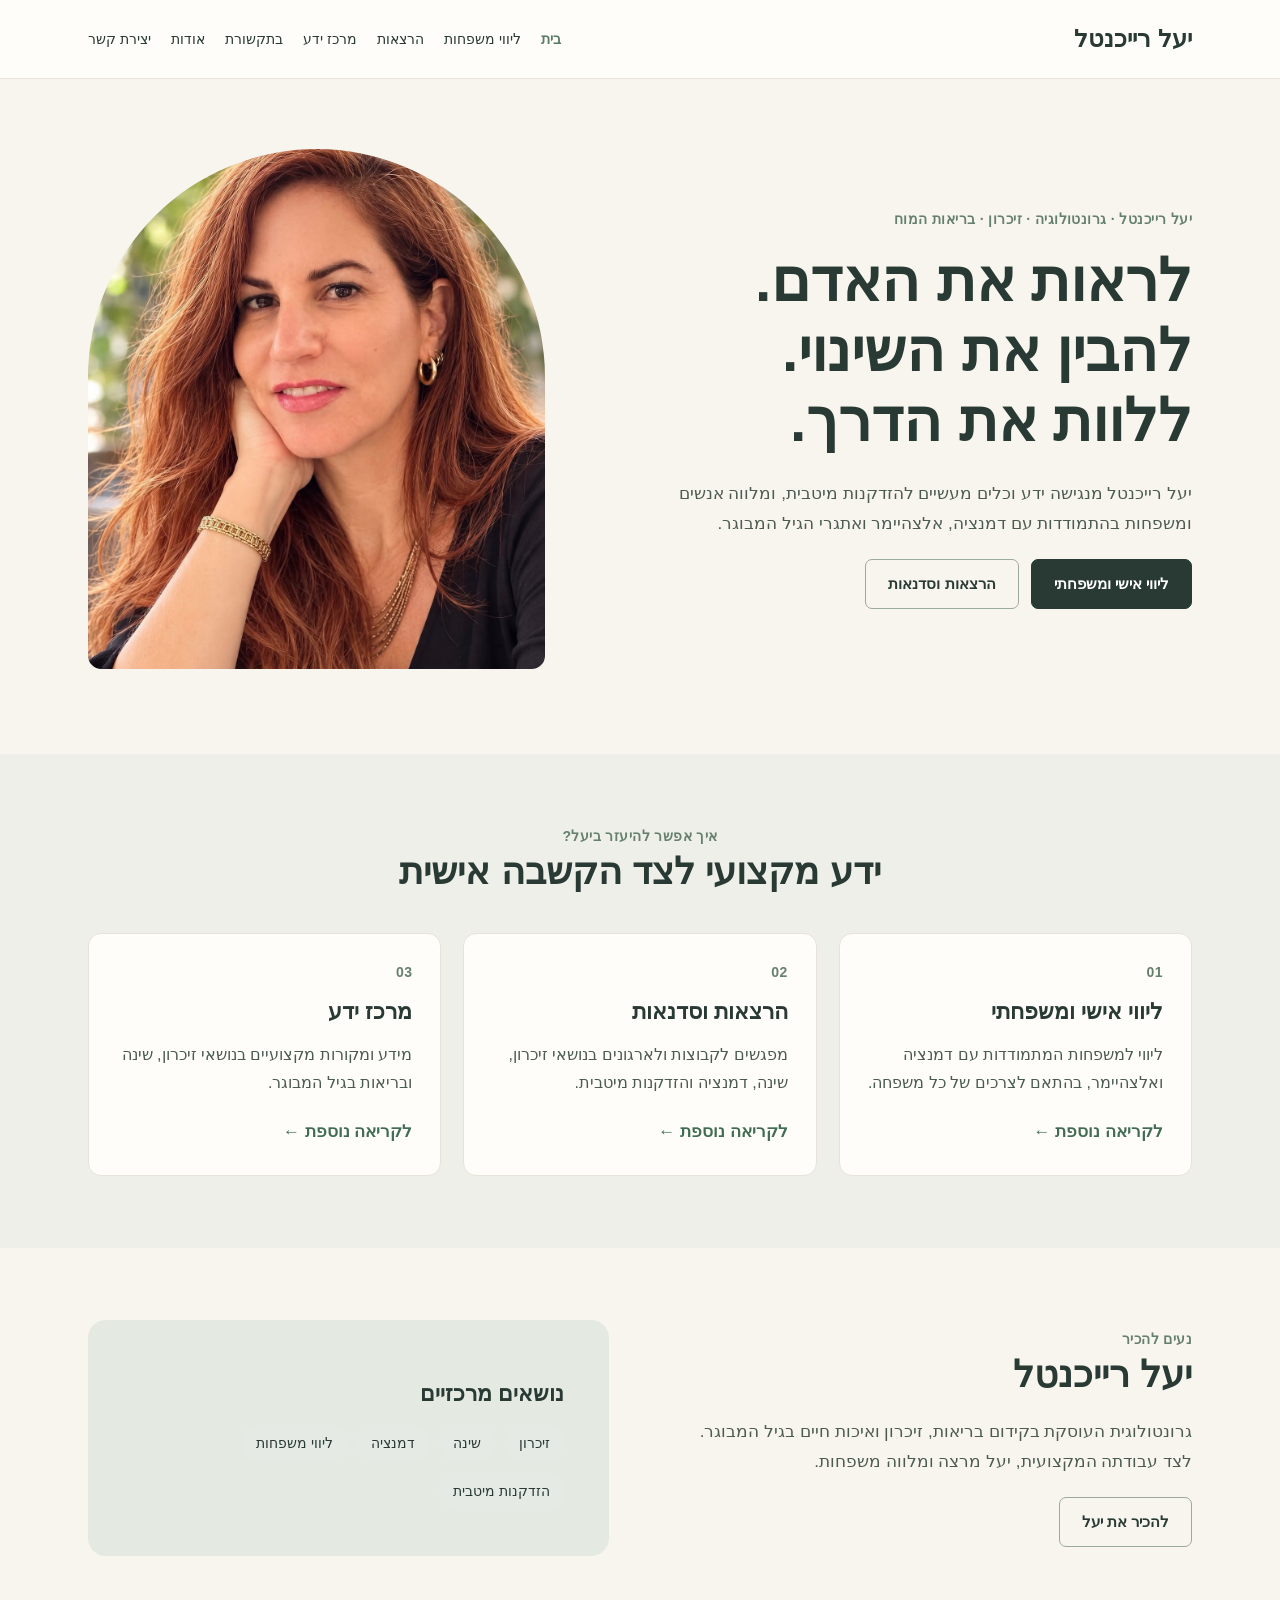
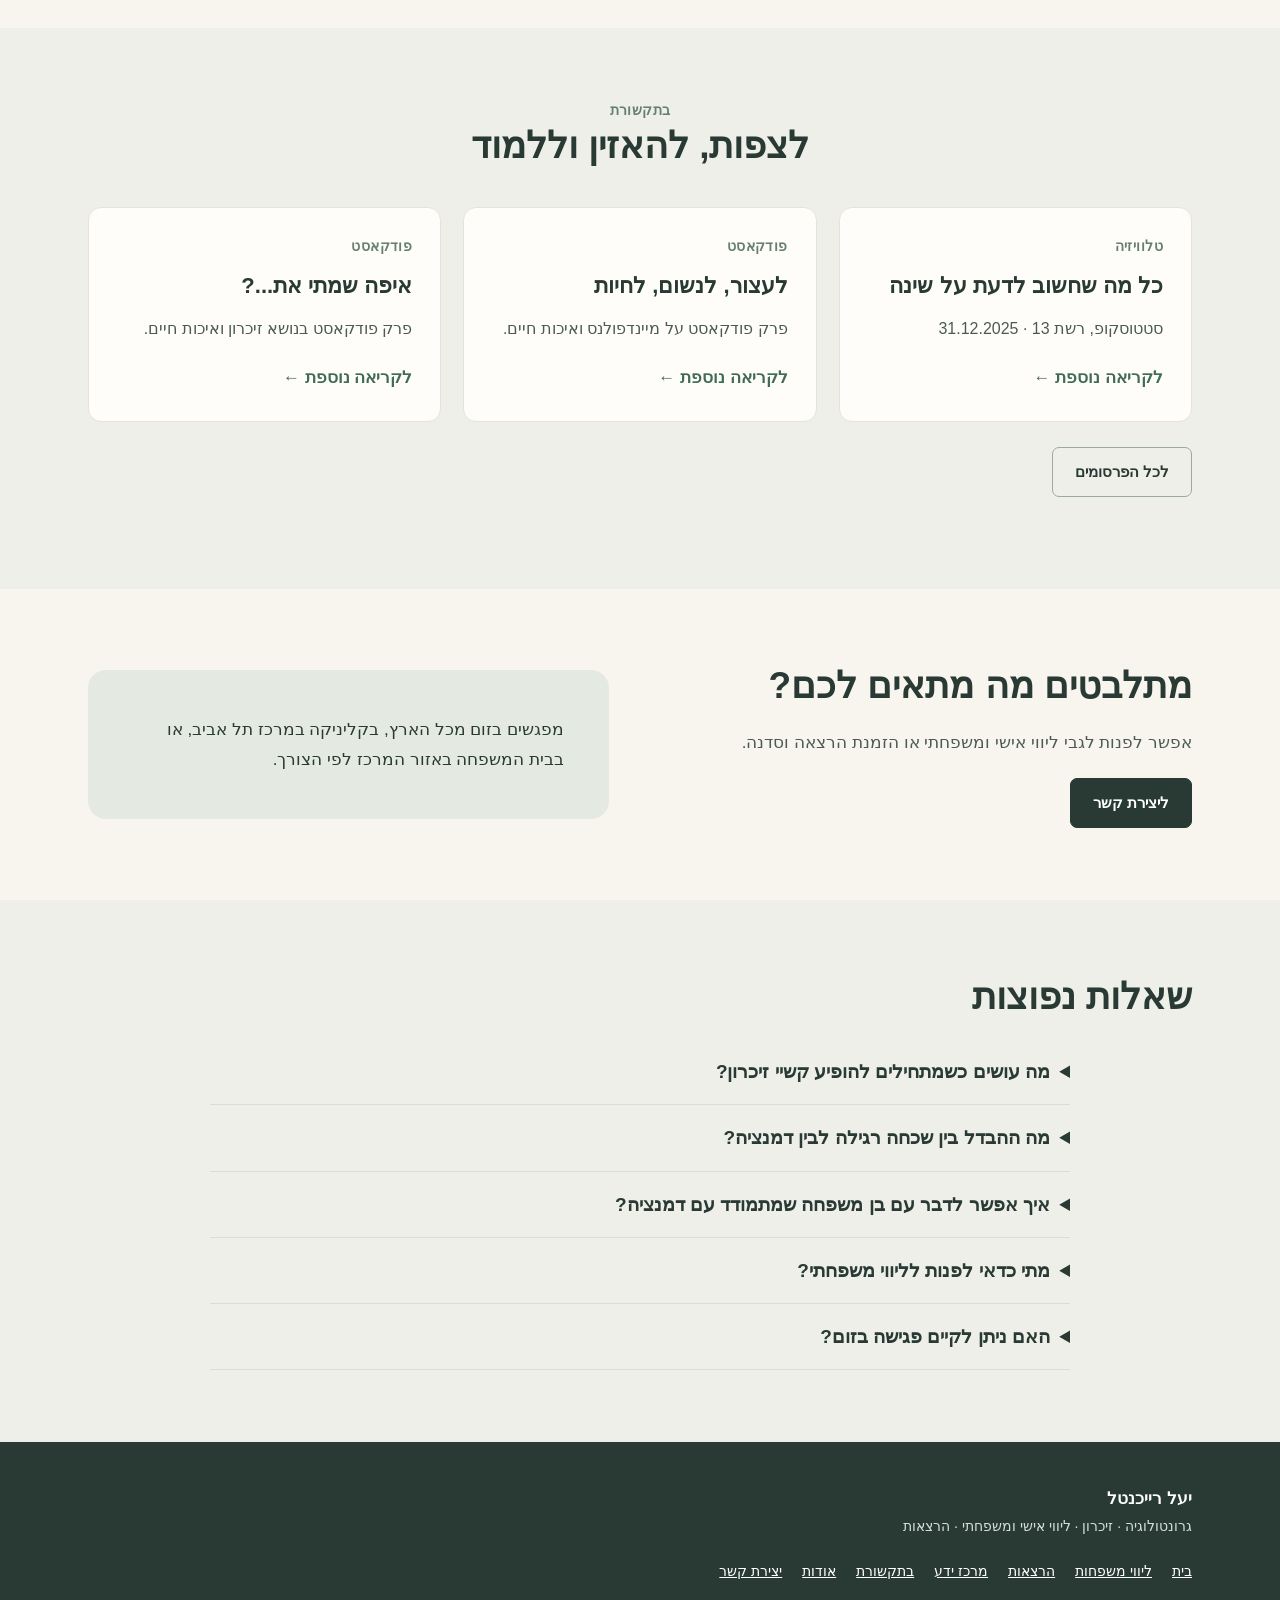
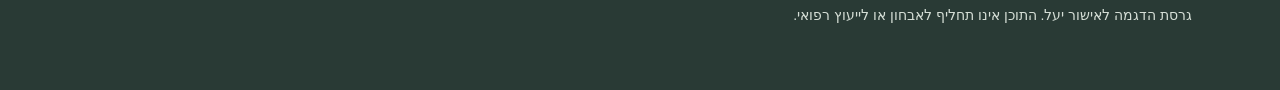
<file: yael/index.html>
<!DOCTYPE html>

<html dir="rtl" lang="he"><head><meta charset="utf-8"/><meta content="width=device-width,initial-scale=1" name="viewport"/><meta content="יעל רייכנטל: ליווי משפחות, הרצאות, זיכרון ובריאות המוח" name="description"/><meta content="noindex,nofollow" name="robots"/><title>דף הבית | יעל רייכנטל</title><link href="style.css" rel="stylesheet"/><meta content="#f8f5ef" name="theme-color"/><meta content="website" property="og:type"/><meta content="he_IL" property="og:locale"/><meta content="דף הבית | יעל רייכנטל" property="og:title"/></head><body><a class="skip-link" href="#content">דילוג לתוכן</a><header><div class="wrap"><nav><a class="brand" href="index.html">יעל רייכנטל</a><button aria-controls="main-links" aria-expanded="false" aria-label="פתיחת תפריט הניווט" class="menu-btn" onclick="toggleMenu(this)" type="button">תפריט ☰</button><div class="links" id="main-links"><a aria-current="page" href="index.html">בית</a><a href="family.html">ליווי משפחות</a><a href="lectures.html">הרצאות</a><a href="knowledge.html">מרכז ידע</a><a href="media.html">בתקשורת</a><a href="about.html">אודות</a><a href="contact.html">יצירת קשר</a></div></nav></div></header><main id="content"><div class="wrap hero"><div><div class="eyebrow">יעל רייכנטל · גרונטולוגיה · זיכרון · בריאות המוח</div><h1>לראות את האדם.<br/>להבין את השינוי.<br/>ללוות את הדרך.</h1><p>יעל רייכנטל מנגישה ידע וכלים מעשיים להזדקנות מיטבית, ומלווה אנשים ומשפחות בהתמודדות עם דמנציה, אלצהיימר ואתגרי הגיל המבוגר.</p><div class="buttons"><a class="btn" href="family.html">ליווי אישי ומשפחתי</a><a class="btn outline" href="lectures.html">הרצאות וסדנאות</a></div></div><img alt="יעל רייכנטל" decoding="async" fetchpriority="high" loading="eager" src="yael.jpg"/></div><section class="alt"><div class="wrap"><div class="intro"><div class="eyebrow">איך אפשר להיעזר ביעל?</div><h2>ידע מקצועי לצד הקשבה אישית</h2></div><div class="grid"><article class="card"><span class="eyebrow">01</span><h3>ליווי אישי ומשפחתי</h3><p>ליווי למשפחות המתמודדות עם דמנציה ואלצהיימר, בהתאם לצרכים של כל משפחה.</p><a class="textlink" href="family.html">לקריאה נוספת ←</a></article><article class="card"><span class="eyebrow">02</span><h3>הרצאות וסדנאות</h3><p>מפגשים לקבוצות ולארגונים בנושאי זיכרון, שינה, דמנציה והזדקנות מיטבית.</p><a class="textlink" href="lectures.html">לקריאה נוספת ←</a></article><article class="card"><span class="eyebrow">03</span><h3>מרכז ידע</h3><p>מידע ומקורות מקצועיים בנושאי זיכרון, שינה ובריאות בגיל המבוגר.</p><a class="textlink" href="knowledge.html">לקריאה נוספת ←</a></article></div></div></section><section><div class="wrap split"><div><div class="eyebrow">נעים להכיר</div><h2>יעל רייכנטל</h2><p>גרונטולוגית העוסקת בקידום בריאות, זיכרון ואיכות חיים בגיל המבוגר. לצד עבודתה המקצועית, יעל מרצה ומלווה משפחות.</p><a class="btn outline" href="about.html">להכיר את יעל</a></div><div class="soft"><h3>נושאים מרכזיים</h3><div class="chips"><span class="chip">זיכרון</span><span class="chip">שינה</span><span class="chip">דמנציה</span><span class="chip">ליווי משפחות</span><span class="chip">הזדקנות מיטבית</span></div></div></div></section><section class="alt"><div class="wrap"><div class="intro"><div class="eyebrow">בתקשורת</div><h2>לצפות, להאזין וללמוד</h2></div><div class="grid"><article class="card"><span class="eyebrow">טלוויזיה</span><h3>כל מה שחשוב לדעת על שינה</h3><p>סטטוסקופ, רשת 13 · 31.12.2025</p><a class="textlink" href="https://13tv.co.il/item/daytime/stethoscope/clips/hvyo0-904911065/">לקריאה נוספת ←</a></article><article class="card"><span class="eyebrow">פודקאסט</span><h3>לעצור, לנשום, לחיות</h3><p>פרק פודקאסט על מיינדפולנס ואיכות חיים.</p><a class="textlink" href="https://open.spotify.com/episode/65ebNZIGTxLrkNwkHyIYCP">לקריאה נוספת ←</a></article><article class="card"><span class="eyebrow">פודקאסט</span><h3>איפה שמתי את...?</h3><p>פרק פודקאסט בנושא זיכרון ואיכות חיים.</p><a class="textlink" href="https://open.spotify.com/episode/5ALhE6hLpbqk58P4Q5NPOz">לקריאה נוספת ←</a></article></div><p style="margin-top:25px"><a class="btn outline" href="media.html">לכל הפרסומים</a></p></div></section><section><div class="wrap split"><div><h2>מתלבטים מה מתאים לכם?</h2><p>אפשר לפנות לגבי ליווי אישי ומשפחתי או הזמנת הרצאה וסדנה.</p><a class="btn" href="contact.html">ליצירת קשר</a></div><div class="soft">מפגשים בזום מכל הארץ, בקליניקה במרכז תל אביב, או בבית המשפחה באזור המרכז לפי הצורך.</div></div></section><section class="alt"><div class="wrap"><h2>שאלות נפוצות</h2><div class="faq"><details><summary>מה עושים כשמתחילים להופיע קשיי זיכרון?</summary><p>קשיי זיכרון יכולים לנבוע מסיבות שונות. כאשר הם חדשים, מתמשכים או משפיעים על התפקוד, כדאי לפנות לרופא או לרופאת המשפחה להערכה. אפשר להיעזר בבן משפחה כדי לתעד דוגמאות ושאלות לקראת הביקור.</p></details><details><summary>מה ההבדל בין שכחה רגילה לבין דמנציה?</summary><p>שכחה מזדמנת אינה בהכרח דמנציה. דמנציה מתארת ירידה בתפקודים קוגניטיביים שמשפיעה על חיי היום־יום. אבחנה דורשת הערכה מקצועית ולא ניתן לקבוע אותה לפי סימן אחד.</p></details><details><summary>איך אפשר לדבר עם בן משפחה שמתמודד עם דמנציה?</summary><p>כדאי לדבר במשפטים קצרים, לשמור על קשר עין, לתת זמן לתגובה ולהימנע מוויכוח על עובדות כאשר הדבר יוצר מצוקה. ההתאמה תלויה באדם ובמצבו.</p></details><details><summary>מתי כדאי לפנות לליווי משפחתי?</summary><p>אפשר לפנות כבר בשלבי הבירור או לאחר אבחנה, וגם כאשר מתעוררות מחלוקות, שחיקה או שאלות סביב חלוקת תפקידים במשפחה.</p></details><details><summary>האם ניתן לקיים פגישה בזום?</summary><p>כן. לפי מתכונת השירות המתוכננת, אפשר לקיים מפגשים בזום מכל הארץ, או בתיאום במרכז תל אביב. הפרטים המדויקים כפופים לאישור יעל.</p></details></div></div></section></main><footer><div class="wrap"><strong>יעל רייכנטל</strong><p>גרונטולוגיה · זיכרון · ליווי אישי ומשפחתי · הרצאות</p><div class="footlinks"><a href="index.html">בית</a><a href="family.html">ליווי משפחות</a><a href="lectures.html">הרצאות</a><a href="knowledge.html">מרכז ידע</a><a href="media.html">בתקשורת</a><a href="about.html">אודות</a><a href="contact.html">יצירת קשר</a></div><p style="margin-top:20px">גרסת הדגמה לאישור יעל. התוכן אינו תחליף לאבחון או לייעוץ רפואי.</p></div></footer><script src="site.js"></script><div class="sticky-contact"><a href="contact.html">ליצירת קשר עם יעל</a></div></body></html>
</file>
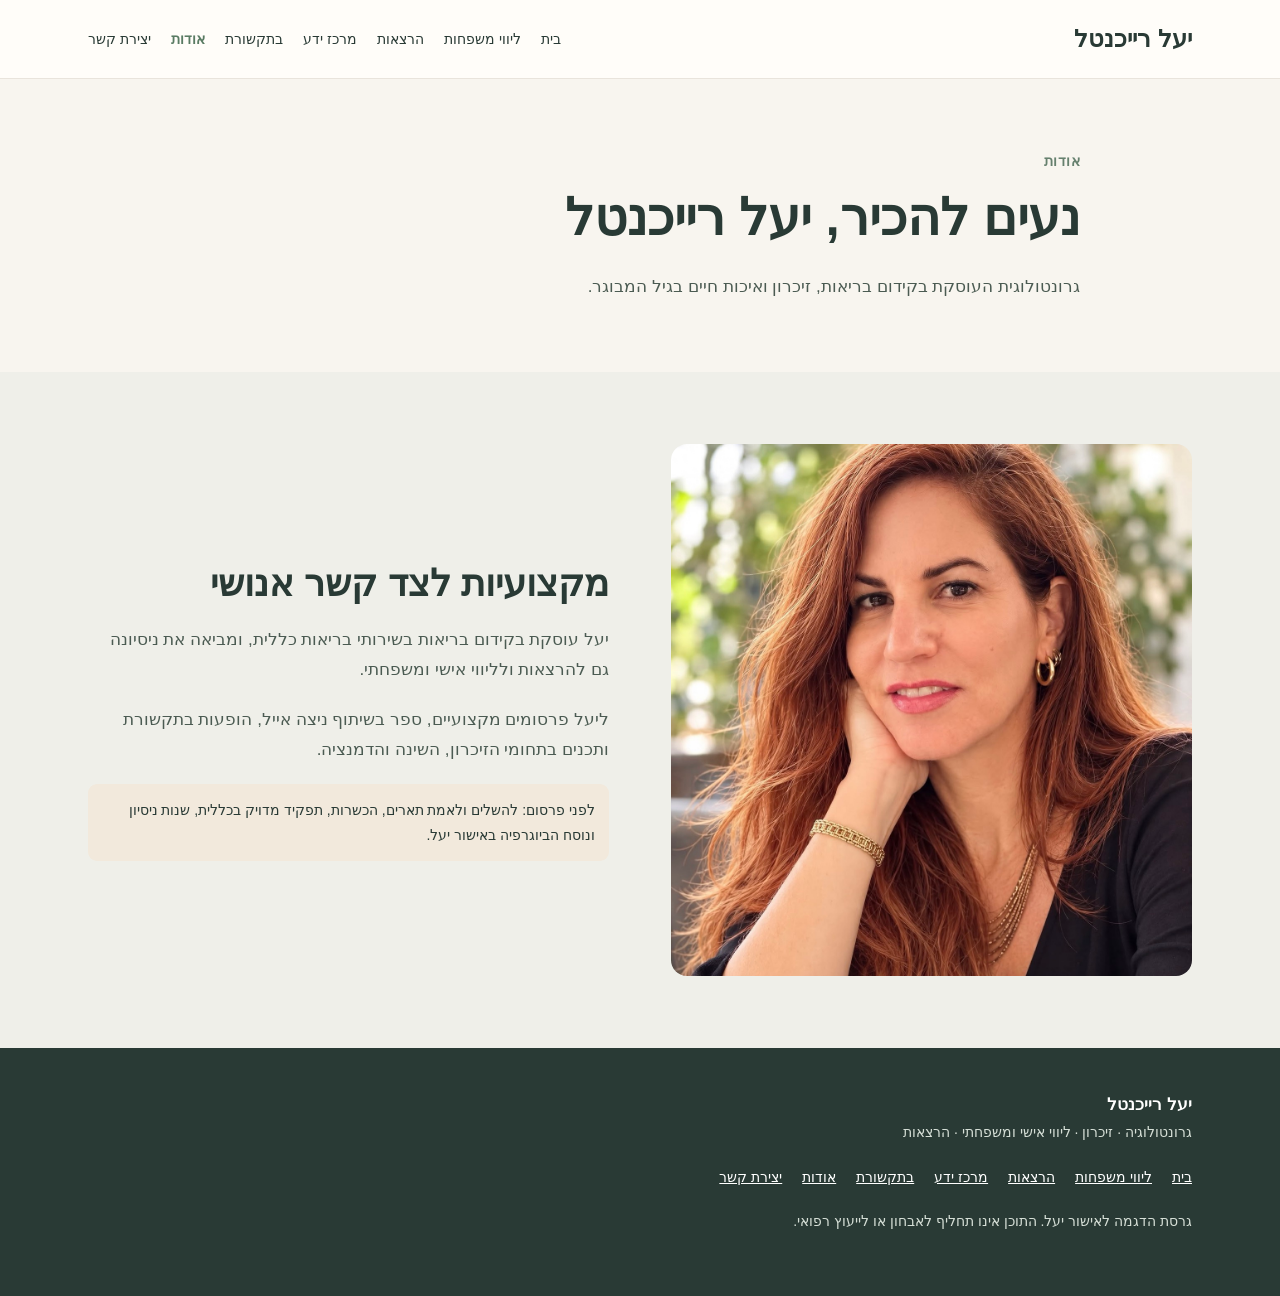
<file: yael/about.html>
<!DOCTYPE html>
<html dir="rtl" lang="he"><head><meta charset="utf-8"/><meta content="width=device-width,initial-scale=1" name="viewport"/><meta content="על יעל רייכנטל, גרונטולוגיה, קידום בריאות, הרצאות וליווי משפחות" name="description"/><meta content="noindex,nofollow" name="robots"/><title>אודות | יעל רייכנטל</title><link href="style.css" rel="stylesheet"/><meta content="#f8f5ef" name="theme-color"/><meta content="website" property="og:type"/><meta content="he_IL" property="og:locale"/><meta content="אודות | יעל רייכנטל" property="og:title"/></head><body><a class="skip-link" href="#content">דילוג לתוכן</a><header><div class="wrap"><nav><a class="brand" href="index.html">יעל רייכנטל</a><button aria-controls="main-links" aria-expanded="false" aria-label="פתיחת תפריט הניווט" class="menu-btn" onclick="toggleMenu(this)" type="button">תפריט ☰</button><div class="links" id="main-links"><a href="index.html">בית</a><a href="family.html">ליווי משפחות</a><a href="lectures.html">הרצאות</a><a href="knowledge.html">מרכז ידע</a><a href="media.html">בתקשורת</a><a aria-current="page" href="about.html">אודות</a><a href="contact.html">יצירת קשר</a></div></nav></div></header><main id="content"><div class="wrap pagehead"><div class="eyebrow">אודות</div><h1>נעים להכיר, יעל רייכנטל</h1><p>גרונטולוגית העוסקת בקידום בריאות, זיכרון ואיכות חיים בגיל המבוגר.</p></div><section class="alt"><div class="wrap split"><img alt="יעל רייכנטל" decoding="async" loading="lazy" src="yael.jpg" style="width:100%;max-height:580px;object-fit:cover;border-radius:16px"/><div><h2>מקצועיות לצד קשר אנושי</h2><p>יעל עוסקת בקידום בריאות בשירותי בריאות כללית, ומביאה את ניסיונה גם להרצאות ולליווי אישי ומשפחתי.</p><p>ליעל פרסומים מקצועיים, ספר בשיתוף ניצה אייל, הופעות בתקשורת ותכנים בתחומי הזיכרון, השינה והדמנציה.</p><div class="alert">לפני פרסום: להשלים ולאמת תארים, הכשרות, תפקיד מדויק בכללית, שנות ניסיון ונוסח הביוגרפיה באישור יעל.</div></div></div></section></main><footer><div class="wrap"><strong>יעל רייכנטל</strong><p>גרונטולוגיה · זיכרון · ליווי אישי ומשפחתי · הרצאות</p><div class="footlinks"><a href="index.html">בית</a><a href="family.html">ליווי משפחות</a><a href="lectures.html">הרצאות</a><a href="knowledge.html">מרכז ידע</a><a href="media.html">בתקשורת</a><a href="about.html">אודות</a><a href="contact.html">יצירת קשר</a></div><p style="margin-top:20px">גרסת הדגמה לאישור יעל. התוכן אינו תחליף לאבחון או לייעוץ רפואי.</p></div></footer><script src="site.js"></script><div class="sticky-contact"><a href="contact.html">ליצירת קשר עם יעל</a></div></body></html>
</file>
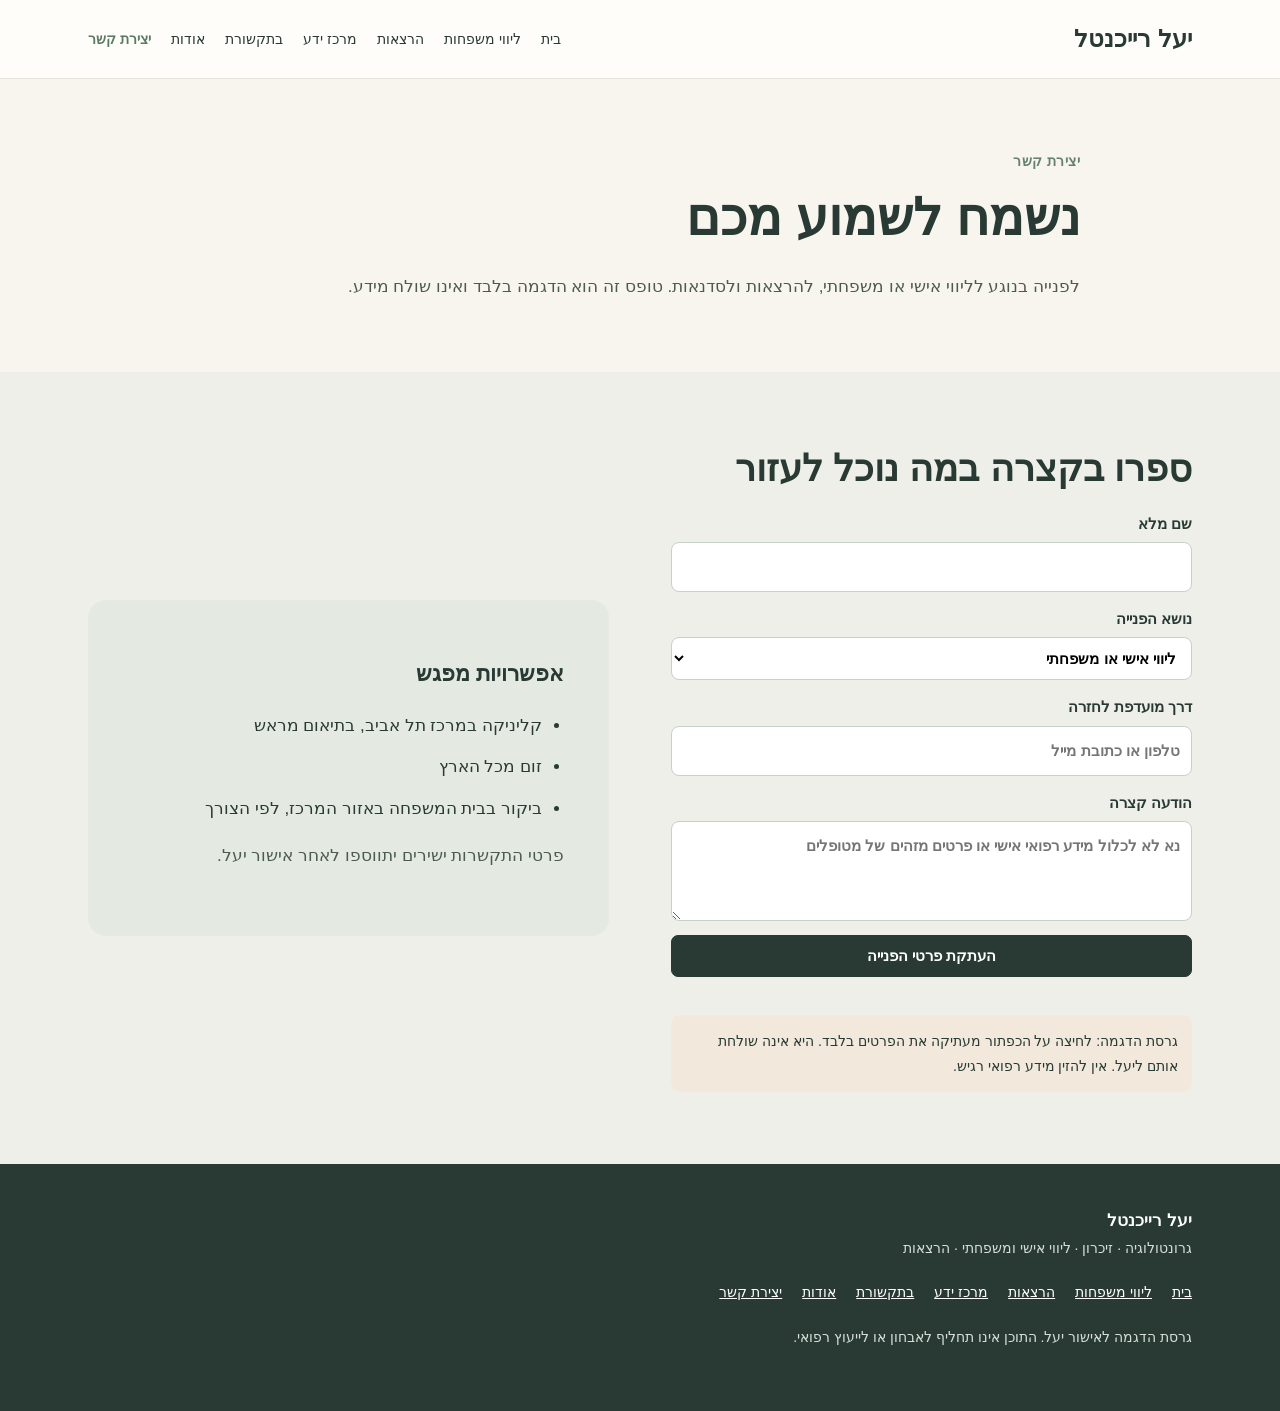
<file: yael/contact.html>
<!DOCTYPE html>
<html dir="rtl" lang="he"><head><meta charset="utf-8"/><meta content="width=device-width,initial-scale=1" name="viewport"/><meta content="יצירת קשר עם יעל רייכנטל בנושא ליווי אישי ומשפחתי או הרצאות" name="description"/><meta content="noindex,nofollow" name="robots"/><title>יצירת קשר | יעל רייכנטל</title><link href="style.css" rel="stylesheet"/><meta content="#f8f5ef" name="theme-color"/><meta content="website" property="og:type"/><meta content="he_IL" property="og:locale"/><meta content="יצירת קשר | יעל רייכנטל" property="og:title"/></head><body><a class="skip-link" href="#content">דילוג לתוכן</a><header><div class="wrap"><nav><a class="brand" href="index.html">יעל רייכנטל</a><button aria-controls="main-links" aria-expanded="false" aria-label="פתיחת תפריט הניווט" class="menu-btn" onclick="toggleMenu(this)" type="button">תפריט ☰</button><div class="links" id="main-links"><a href="index.html">בית</a><a href="family.html">ליווי משפחות</a><a href="lectures.html">הרצאות</a><a href="knowledge.html">מרכז ידע</a><a href="media.html">בתקשורת</a><a href="about.html">אודות</a><a aria-current="page" href="contact.html">יצירת קשר</a></div></nav></div></header><main id="content"><div class="wrap pagehead"><div class="eyebrow">יצירת קשר</div><h1>נשמח לשמוע מכם</h1><p>לפנייה בנוגע לליווי אישי או משפחתי, להרצאות ולסדנאות. טופס זה הוא הדגמה בלבד ואינו שולח מידע.</p></div><section class="alt"><div class="wrap split"><div><h2>ספרו בקצרה במה נוכל לעזור</h2><form class="contact-form" id="demo-form"><label>שם מלא<input autocomplete="name" name="name" required=""/></label><label>נושא הפנייה<select id="topic" name="topic"><option value="family">ליווי אישי או משפחתי</option><option value="lecture">הרצאה או סדנה</option><option value="other">אחר</option></select></label><label>דרך מועדפת לחזרה<input name="reply" placeholder="טלפון או כתובת מייל" required=""/></label><label>הודעה קצרה<textarea name="message" placeholder="נא לא לכלול מידע רפואי אישי או פרטים מזהים של מטופלים"></textarea></label><button class="btn" type="submit">העתקת פרטי הפנייה</button><div class="status" id="form-status" role="status"></div></form><div class="alert">גרסת הדגמה: לחיצה על הכפתור מעתיקה את הפרטים בלבד. היא אינה שולחת אותם ליעל. אין להזין מידע רפואי רגיש.</div></div><div class="soft"><h3>אפשרויות מפגש</h3><ul class="list"><li>קליניקה במרכז תל אביב, בתיאום מראש</li><li>זום מכל הארץ</li><li>ביקור בבית המשפחה באזור המרכז, לפי הצורך</li></ul><p>פרטי התקשרות ישירים יתווספו לאחר אישור יעל.</p></div></div></section></main><footer><div class="wrap"><strong>יעל רייכנטל</strong><p>גרונטולוגיה · זיכרון · ליווי אישי ומשפחתי · הרצאות</p><div class="footlinks"><a href="index.html">בית</a><a href="family.html">ליווי משפחות</a><a href="lectures.html">הרצאות</a><a href="knowledge.html">מרכז ידע</a><a href="media.html">בתקשורת</a><a href="about.html">אודות</a><a href="contact.html">יצירת קשר</a></div><p style="margin-top:20px">גרסת הדגמה לאישור יעל. התוכן אינו תחליף לאבחון או לייעוץ רפואי.</p></div></footer><script src="site.js"></script><div class="sticky-contact"><a href="contact.html">ליצירת קשר עם יעל</a></div></body></html>
</file>
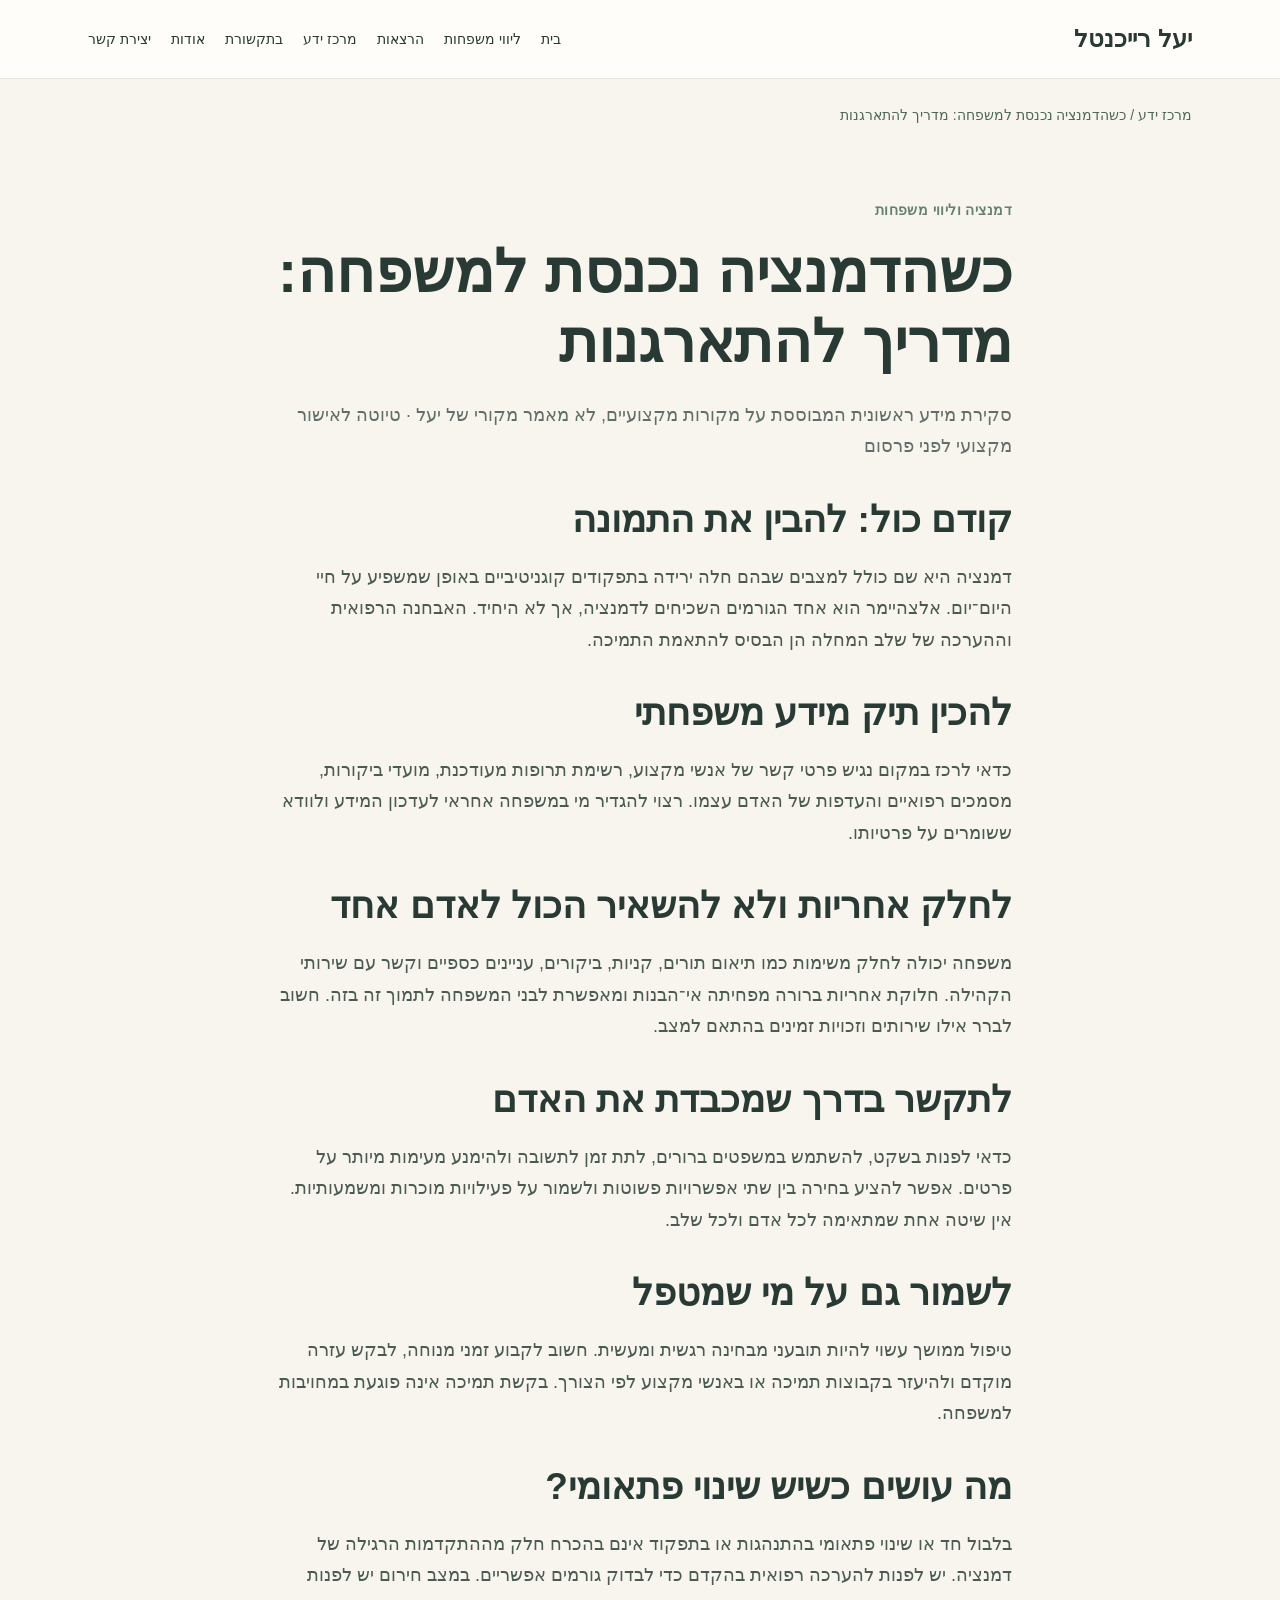
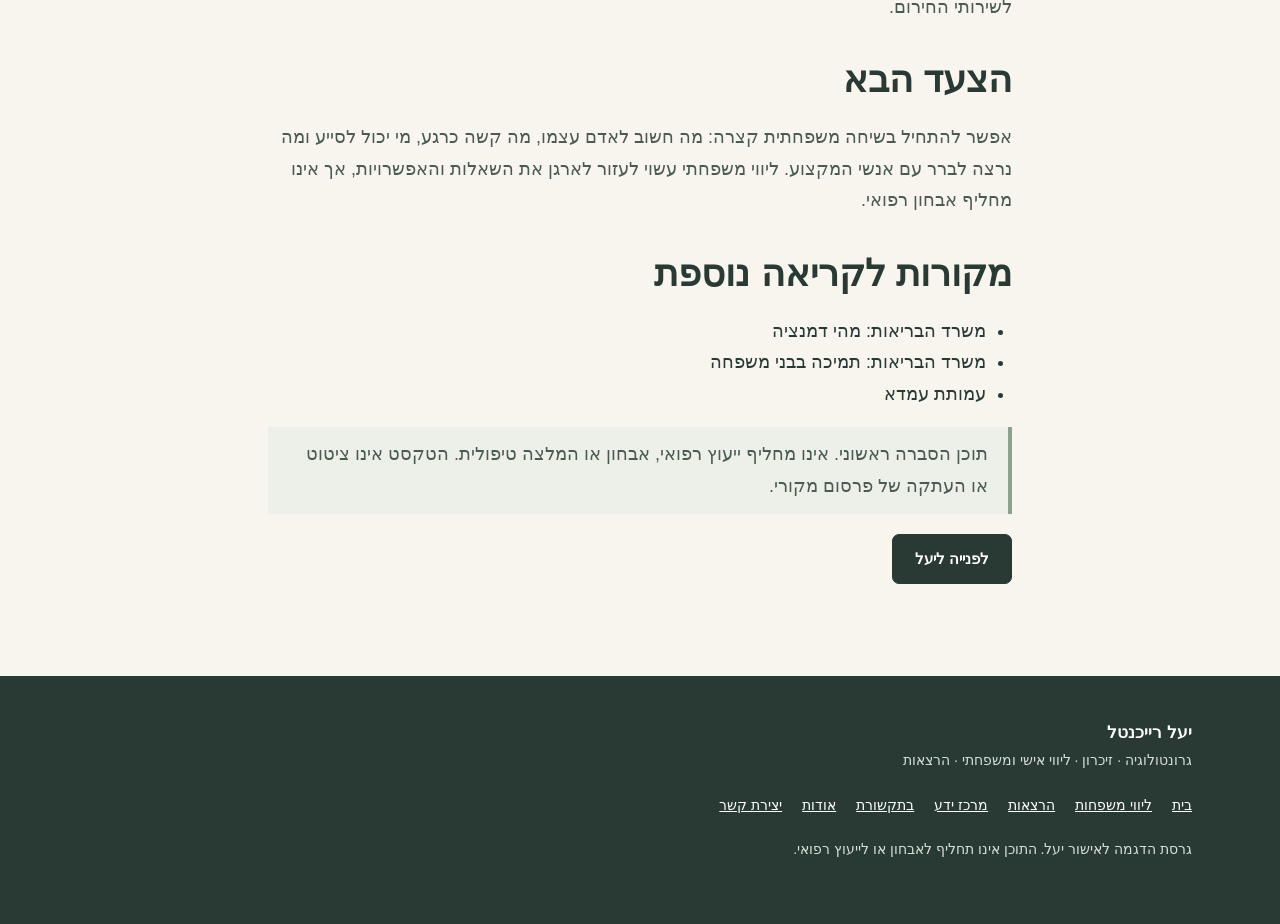
<file: yael/dementia-family-guide.html>
<!DOCTYPE html>

<html dir="rtl" lang="he"><head><meta charset="utf-8"/><meta content="width=device-width,initial-scale=1" name="viewport"/><meta content="כשהדמנציה נכנסת למשפחה: מדריך להתארגנות – מדריך מעשי ומקורות להעמקה" name="description"/><meta content="noindex,nofollow" name="robots"/><title>כשהדמנציה נכנסת למשפחה: מדריך להתארגנות | יעל רייכנטל</title><link href="style.css" rel="stylesheet"/><meta content="#f8f5ef" name="theme-color"/><meta content="website" property="og:type"/><meta content="he_IL" property="og:locale"/><meta content="כשהדמנציה נכנסת למשפחה: מדריך להתארגנות | יעל רייכנטל" property="og:title"/></head><body><a class="skip-link" href="#content">דילוג לתוכן</a><header><div class="wrap"><nav><a class="brand" href="index.html">יעל רייכנטל</a><button aria-controls="main-links" aria-expanded="false" aria-label="פתיחת תפריט הניווט" class="menu-btn" onclick="toggleMenu(this)" type="button">תפריט ☰</button><div class="links" id="main-links"><a href="index.html">בית</a><a href="family.html">ליווי משפחות</a><a href="lectures.html">הרצאות</a><a href="knowledge.html">מרכז ידע</a><a href="media.html">בתקשורת</a><a href="about.html">אודות</a><a href="contact.html">יצירת קשר</a></div></nav></div></header><main id="content"><div class="wrap breadcrumbs"><a href="knowledge.html">מרכז ידע</a> / כשהדמנציה נכנסת למשפחה: מדריך להתארגנות</div><section><div class="wrap article"><div class="eyebrow">דמנציה וליווי משפחות</div><h1>כשהדמנציה נכנסת למשפחה: מדריך להתארגנות</h1><p class="small">סקירת מידע ראשונית המבוססת על מקורות מקצועיים, לא מאמר מקורי של יעל · טיוטה לאישור מקצועי לפני פרסום</p><h2>קודם כול: להבין את התמונה</h2><p>דמנציה היא שם כולל למצבים שבהם חלה ירידה בתפקודים קוגניטיביים באופן שמשפיע על חיי היום־יום. אלצהיימר הוא אחד הגורמים השכיחים לדמנציה, אך לא היחיד. האבחנה הרפואית וההערכה של שלב המחלה הן הבסיס להתאמת התמיכה.</p><h2>להכין תיק מידע משפחתי</h2><p>כדאי לרכז במקום נגיש פרטי קשר של אנשי מקצוע, רשימת תרופות מעודכנת, מועדי ביקורות, מסמכים רפואיים והעדפות של האדם עצמו. רצוי להגדיר מי במשפחה אחראי לעדכון המידע ולוודא ששומרים על פרטיותו.</p><h2>לחלק אחריות ולא להשאיר הכול לאדם אחד</h2><p>משפחה יכולה לחלק משימות כמו תיאום תורים, קניות, ביקורים, עניינים כספיים וקשר עם שירותי הקהילה. חלוקת אחריות ברורה מפחיתה אי־הבנות ומאפשרת לבני המשפחה לתמוך זה בזה. חשוב לברר אילו שירותים וזכויות זמינים בהתאם למצב.</p><h2>לתקשר בדרך שמכבדת את האדם</h2><p>כדאי לפנות בשקט, להשתמש במשפטים ברורים, לתת זמן לתשובה ולהימנע מעימות מיותר על פרטים. אפשר להציע בחירה בין שתי אפשרויות פשוטות ולשמור על פעילויות מוכרות ומשמעותיות. אין שיטה אחת שמתאימה לכל אדם ולכל שלב.</p><h2>לשמור גם על מי שמטפל</h2><p>טיפול ממושך עשוי להיות תובעני מבחינה רגשית ומעשית. חשוב לקבוע זמני מנוחה, לבקש עזרה מוקדם ולהיעזר בקבוצות תמיכה או באנשי מקצוע לפי הצורך. בקשת תמיכה אינה פוגעת במחויבות למשפחה.</p><h2>מה עושים כשיש שינוי פתאומי?</h2><p>בלבול חד או שינוי פתאומי בהתנהגות או בתפקוד אינם בהכרח חלק מההתקדמות הרגילה של דמנציה. יש לפנות להערכה רפואית בהקדם כדי לבדוק גורמים אפשריים. במצב חירום יש לפנות לשירותי החירום.</p><h2>הצעד הבא</h2><p>אפשר להתחיל בשיחה משפחתית קצרה: מה חשוב לאדם עצמו, מה קשה כרגע, מי יכול לסייע ומה נרצה לברר עם אנשי המקצוע. ליווי משפחתי עשוי לעזור לארגן את השאלות והאפשרויות, אך אינו מחליף אבחון רפואי.</p><h2>מקורות לקריאה נוספת</h2><ul><li><a href="https://me.health.gov.il/older-adult/keep-me-healthy/common-conditions/dementia-and-alzheimer/about/" rel="noopener noreferrer" target="_blank">משרד הבריאות: מהי דמנציה</a></li><li><a href="https://me.health.gov.il/older-adult/keep-me-healthy/common-conditions/dementia-and-alzheimer/mild-dementia-care/family-care/" rel="noopener noreferrer" target="_blank">משרד הבריאות: תמיכה בבני משפחה</a></li><li><a href="https://emda.org.il/treatments/" rel="noopener noreferrer" target="_blank">עמותת עמדא</a></li></ul><p class="note">תוכן הסברה ראשוני. אינו מחליף ייעוץ רפואי, אבחון או המלצה טיפולית. הטקסט אינו ציטוט או העתקה של פרסום מקורי.</p><p><a class="btn" href="contact.html?topic=family">לפנייה ליעל</a></p></div></section></main><footer><div class="wrap"><strong>יעל רייכנטל</strong><p>גרונטולוגיה · זיכרון · ליווי אישי ומשפחתי · הרצאות</p><div class="footlinks"><a href="index.html">בית</a><a href="family.html">ליווי משפחות</a><a href="lectures.html">הרצאות</a><a href="knowledge.html">מרכז ידע</a><a href="media.html">בתקשורת</a><a href="about.html">אודות</a><a href="contact.html">יצירת קשר</a></div><p style="margin-top:20px">גרסת הדגמה לאישור יעל. התוכן אינו תחליף לאבחון או לייעוץ רפואי.</p></div></footer><script src="site.js"></script><div class="sticky-contact"><a href="contact.html">ליצירת קשר עם יעל</a></div></body></html>
</file>
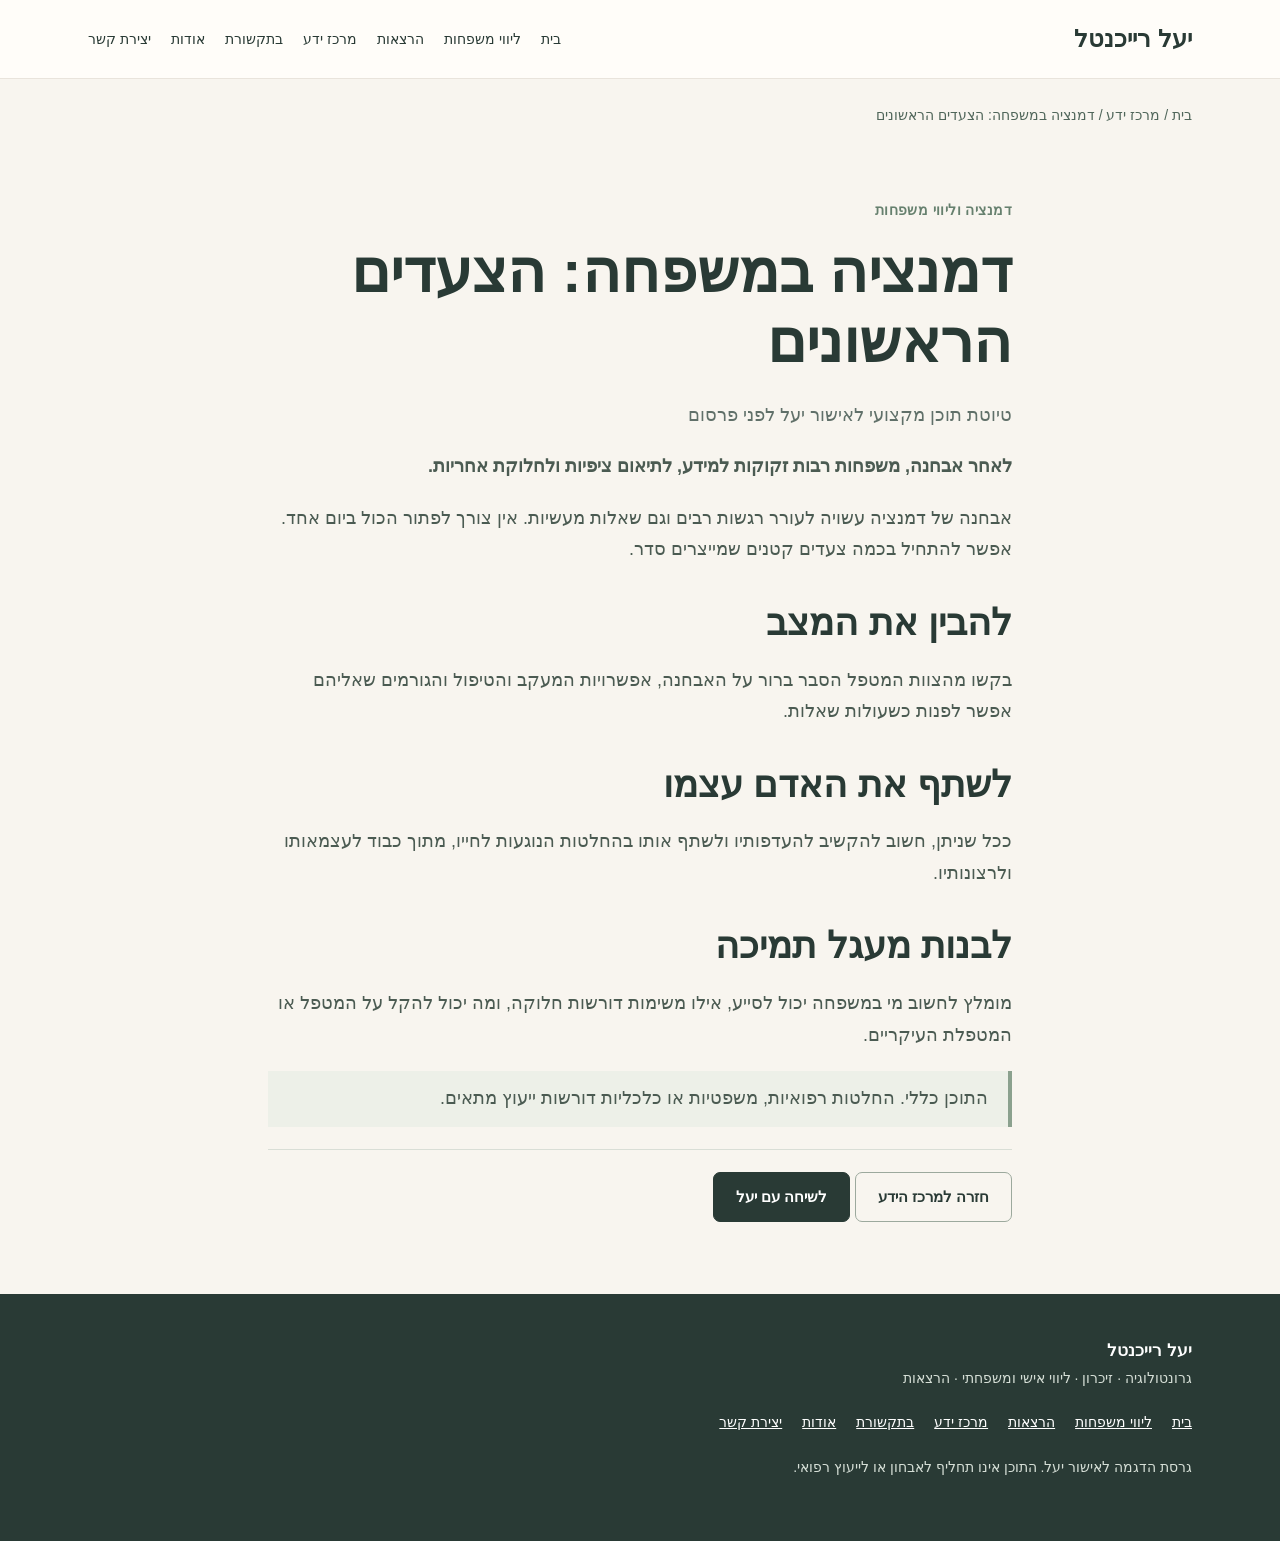
<file: yael/family-first-steps.html>
<!DOCTYPE html>

<html dir="rtl" lang="he"><head><meta charset="utf-8"/><meta content="width=device-width,initial-scale=1" name="viewport"/><meta content="לאחר אבחנה, משפחות רבות זקוקות למידע, לתיאום ציפיות ולחלוקת אחריות." name="description"/><meta content="noindex,nofollow" name="robots"/><title>דמנציה במשפחה: הצעדים הראשונים | יעל רייכנטל</title><link href="style.css" rel="stylesheet"/><meta content="#f8f5ef" name="theme-color"/><meta content="website" property="og:type"/><meta content="he_IL" property="og:locale"/><meta content="דמנציה במשפחה: הצעדים הראשונים | יעל רייכנטל" property="og:title"/></head><body><a class="skip-link" href="#content">דילוג לתוכן</a><header><div class="wrap"><nav><a class="brand" href="index.html">יעל רייכנטל</a><button aria-controls="main-links" aria-expanded="false" aria-label="פתיחת תפריט הניווט" class="menu-btn" onclick="toggleMenu(this)" type="button">תפריט ☰</button><div class="links" id="main-links"><a href="index.html">בית</a><a href="family.html">ליווי משפחות</a><a href="lectures.html">הרצאות</a><a href="knowledge.html">מרכז ידע</a><a href="media.html">בתקשורת</a><a href="about.html">אודות</a><a href="contact.html">יצירת קשר</a></div></nav></div></header><main id="content"><div class="wrap breadcrumbs"><a href="index.html">בית</a> / <a href="knowledge.html">מרכז ידע</a> / דמנציה במשפחה: הצעדים הראשונים</div><section><div class="wrap article"><div class="eyebrow">דמנציה וליווי משפחות</div><h1>דמנציה במשפחה: הצעדים הראשונים</h1><p class="small">טיוטת תוכן מקצועי לאישור יעל לפני פרסום</p><p><strong>לאחר אבחנה, משפחות רבות זקוקות למידע, לתיאום ציפיות ולחלוקת אחריות.</strong></p><p>אבחנה של דמנציה עשויה לעורר רגשות רבים וגם שאלות מעשיות. אין צורך לפתור הכול ביום אחד. אפשר להתחיל בכמה צעדים קטנים שמייצרים סדר.</p><h2>להבין את המצב</h2><p>בקשו מהצוות המטפל הסבר ברור על האבחנה, אפשרויות המעקב והטיפול והגורמים שאליהם אפשר לפנות כשעולות שאלות.</p><h2>לשתף את האדם עצמו</h2><p>ככל שניתן, חשוב להקשיב להעדפותיו ולשתף אותו בהחלטות הנוגעות לחייו, מתוך כבוד לעצמאותו ולרצונותיו.</p><h2>לבנות מעגל תמיכה</h2><p>מומלץ לחשוב מי במשפחה יכול לסייע, אילו משימות דורשות חלוקה, ומה יכול להקל על המטפל או המטפלת העיקריים.</p><p class="note">התוכן כללי. החלטות רפואיות, משפטיות או כלכליות דורשות ייעוץ מתאים.</p><div class="line"><a class="btn outline" href="knowledge.html">חזרה למרכז הידע</a> <a class="btn" href="contact.html?topic=family">לשיחה עם יעל</a></div></div></section></main><footer><div class="wrap"><strong>יעל רייכנטל</strong><p>גרונטולוגיה · זיכרון · ליווי אישי ומשפחתי · הרצאות</p><div class="footlinks"><a href="index.html">בית</a><a href="family.html">ליווי משפחות</a><a href="lectures.html">הרצאות</a><a href="knowledge.html">מרכז ידע</a><a href="media.html">בתקשורת</a><a href="about.html">אודות</a><a href="contact.html">יצירת קשר</a></div><p style="margin-top:20px">גרסת הדגמה לאישור יעל. התוכן אינו תחליף לאבחון או לייעוץ רפואי.</p></div></footer><script src="site.js"></script><div class="sticky-contact"><a href="contact.html">ליצירת קשר עם יעל</a></div></body></html>
</file>
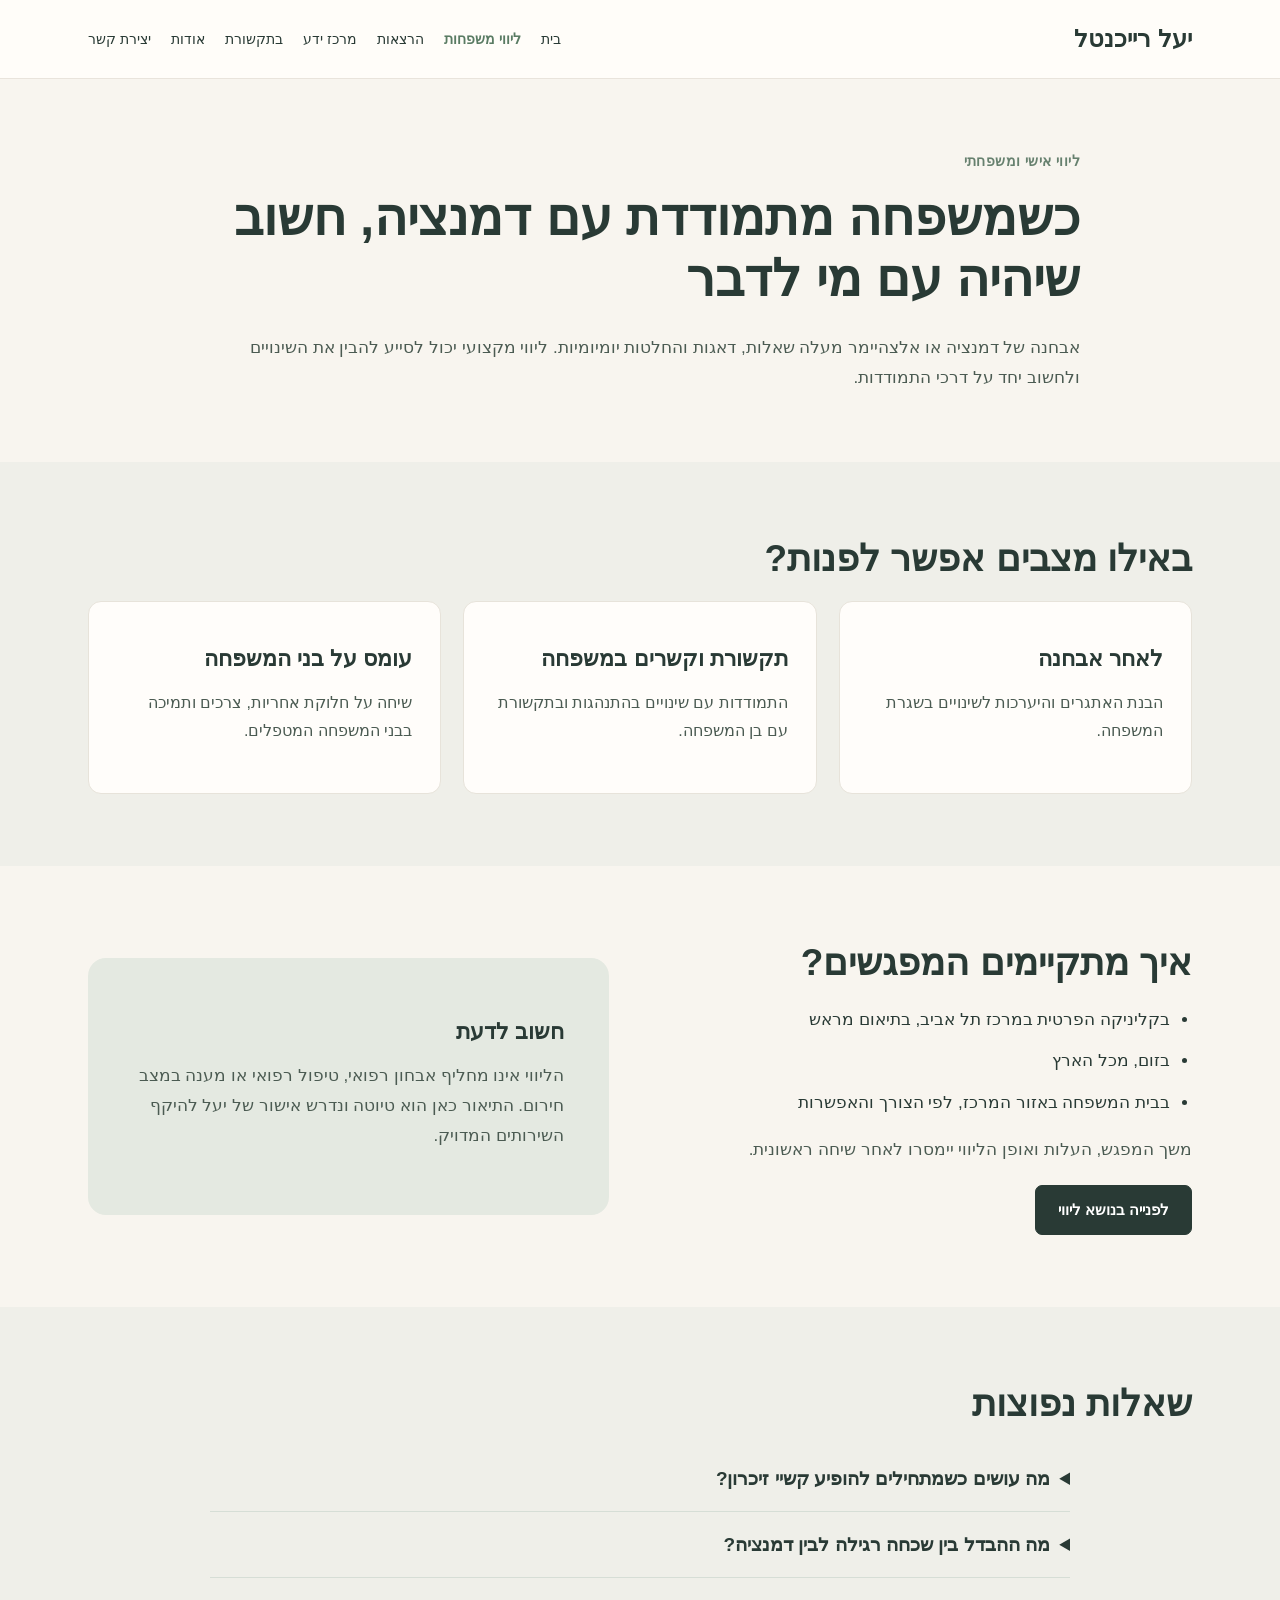
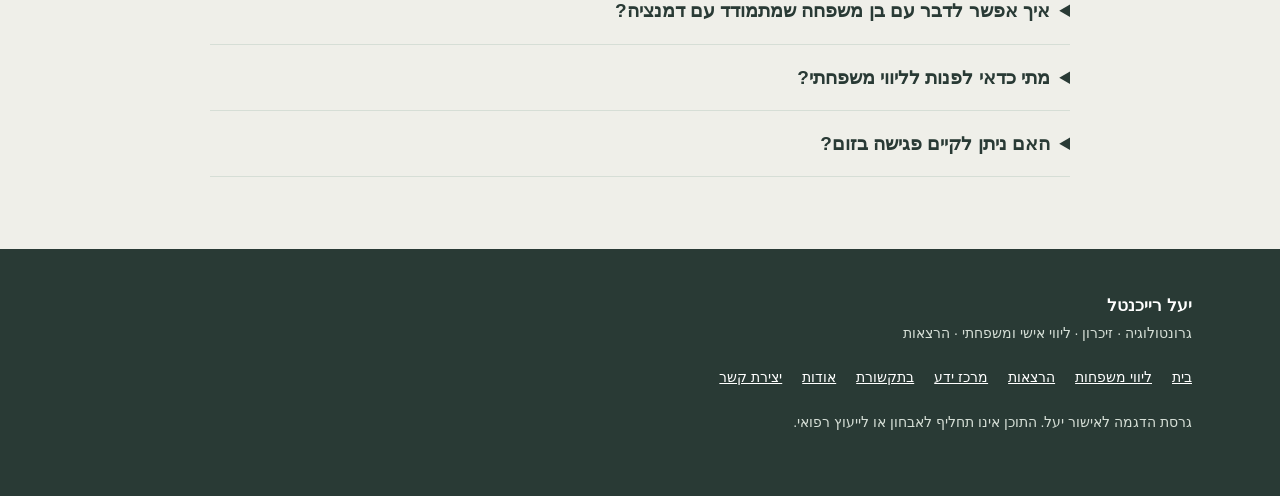
<file: yael/family.html>
<!DOCTYPE html>

<html dir="rtl" lang="he"><head><meta charset="utf-8"/><meta content="width=device-width,initial-scale=1" name="viewport"/><meta content="ליווי אישי ומשפחתי בהתמודדות עם דמנציה ואלצהיימר, בתל אביב ובזום" name="description"/><meta content="noindex,nofollow" name="robots"/><title>ליווי אישי ומשפחתי | יעל רייכנטל</title><link href="style.css" rel="stylesheet"/><meta content="#f8f5ef" name="theme-color"/><meta content="website" property="og:type"/><meta content="he_IL" property="og:locale"/><meta content="ליווי אישי ומשפחתי | יעל רייכנטל" property="og:title"/></head><body><a class="skip-link" href="#content">דילוג לתוכן</a><header><div class="wrap"><nav><a class="brand" href="index.html">יעל רייכנטל</a><button aria-controls="main-links" aria-expanded="false" aria-label="פתיחת תפריט הניווט" class="menu-btn" onclick="toggleMenu(this)" type="button">תפריט ☰</button><div class="links" id="main-links"><a href="index.html">בית</a><a aria-current="page" href="family.html">ליווי משפחות</a><a href="lectures.html">הרצאות</a><a href="knowledge.html">מרכז ידע</a><a href="media.html">בתקשורת</a><a href="about.html">אודות</a><a href="contact.html">יצירת קשר</a></div></nav></div></header><main id="content"><div class="wrap pagehead"><div class="eyebrow">ליווי אישי ומשפחתי</div><h1>כשמשפחה מתמודדת עם דמנציה, חשוב שיהיה עם מי לדבר</h1><p>אבחנה של דמנציה או אלצהיימר מעלה שאלות, דאגות והחלטות יומיומיות. ליווי מקצועי יכול לסייע להבין את השינויים ולחשוב יחד על דרכי התמודדות.</p></div><section class="alt"><div class="wrap"><h2>באילו מצבים אפשר לפנות?</h2><div class="grid"><article class="card"><h3>לאחר אבחנה</h3><p>הבנת האתגרים והיערכות לשינויים בשגרת המשפחה.</p></article><article class="card"><h3>תקשורת וקשרים במשפחה</h3><p>התמודדות עם שינויים בהתנהגות ובתקשורת עם בן המשפחה.</p></article><article class="card"><h3>עומס על בני המשפחה</h3><p>שיחה על חלוקת אחריות, צרכים ותמיכה בבני המשפחה המטפלים.</p></article></div></div></section><section><div class="wrap split"><div><h2>איך מתקיימים המפגשים?</h2><ul class="list"><li>בקליניקה הפרטית במרכז תל אביב, בתיאום מראש</li><li>בזום, מכל הארץ</li><li>בבית המשפחה באזור המרכז, לפי הצורך והאפשרות</li></ul><p>משך המפגש, העלות ואופן הליווי יימסרו לאחר שיחה ראשונית.</p><a class="btn" href="contact.html?topic=family">לפנייה בנושא ליווי</a></div><div class="soft"><h3>חשוב לדעת</h3><p>הליווי אינו מחליף אבחון רפואי, טיפול רפואי או מענה במצב חירום. התיאור כאן הוא טיוטה ונדרש אישור של יעל להיקף השירותים המדויק.</p></div></div></section><section class="alt"><div class="wrap"><h2>שאלות נפוצות</h2><div class="faq"><details><summary>מה עושים כשמתחילים להופיע קשיי זיכרון?</summary><p>קשיי זיכרון יכולים לנבוע מסיבות שונות. כאשר הם חדשים, מתמשכים או משפיעים על התפקוד, כדאי לפנות לרופא או לרופאת המשפחה להערכה. אפשר להיעזר בבן משפחה כדי לתעד דוגמאות ושאלות לקראת הביקור.</p></details><details><summary>מה ההבדל בין שכחה רגילה לבין דמנציה?</summary><p>שכחה מזדמנת אינה בהכרח דמנציה. דמנציה מתארת ירידה בתפקודים קוגניטיביים שמשפיעה על חיי היום־יום. אבחנה דורשת הערכה מקצועית ולא ניתן לקבוע אותה לפי סימן אחד.</p></details><details><summary>איך אפשר לדבר עם בן משפחה שמתמודד עם דמנציה?</summary><p>כדאי לדבר במשפטים קצרים, לשמור על קשר עין, לתת זמן לתגובה ולהימנע מוויכוח על עובדות כאשר הדבר יוצר מצוקה. ההתאמה תלויה באדם ובמצבו.</p></details><details><summary>מתי כדאי לפנות לליווי משפחתי?</summary><p>אפשר לפנות כבר בשלבי הבירור או לאחר אבחנה, וגם כאשר מתעוררות מחלוקות, שחיקה או שאלות סביב חלוקת תפקידים במשפחה.</p></details><details><summary>האם ניתן לקיים פגישה בזום?</summary><p>כן. לפי מתכונת השירות המתוכננת, אפשר לקיים מפגשים בזום מכל הארץ, או בתיאום במרכז תל אביב. הפרטים המדויקים כפופים לאישור יעל.</p></details></div></div></section></main><footer><div class="wrap"><strong>יעל רייכנטל</strong><p>גרונטולוגיה · זיכרון · ליווי אישי ומשפחתי · הרצאות</p><div class="footlinks"><a href="index.html">בית</a><a href="family.html">ליווי משפחות</a><a href="lectures.html">הרצאות</a><a href="knowledge.html">מרכז ידע</a><a href="media.html">בתקשורת</a><a href="about.html">אודות</a><a href="contact.html">יצירת קשר</a></div><p style="margin-top:20px">גרסת הדגמה לאישור יעל. התוכן אינו תחליף לאבחון או לייעוץ רפואי.</p></div></footer><script src="site.js"></script><div class="sticky-contact"><a href="contact.html">ליצירת קשר עם יעל</a></div></body></html>
</file>
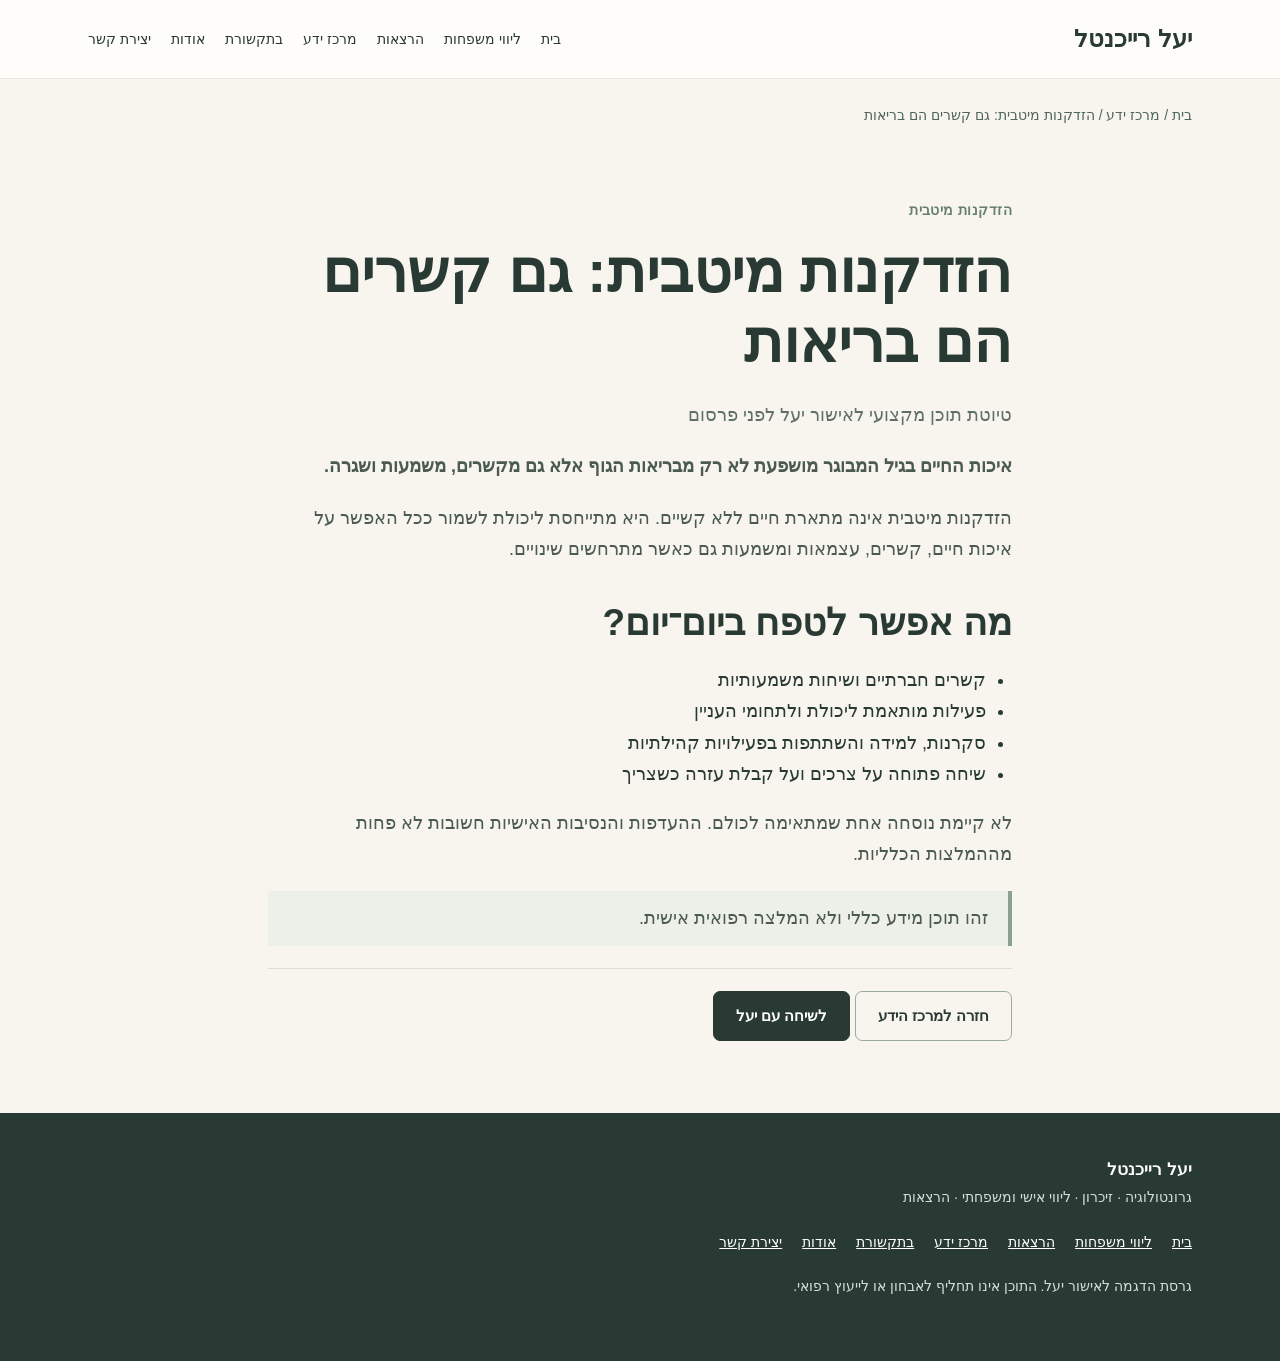
<file: yael/healthy-aging.html>
<!DOCTYPE html>

<html dir="rtl" lang="he"><head><meta charset="utf-8"/><meta content="width=device-width,initial-scale=1" name="viewport"/><meta content="איכות החיים בגיל המבוגר מושפעת לא רק מבריאות הגוף אלא גם מקשרים, משמעות ושגרה." name="description"/><meta content="noindex,nofollow" name="robots"/><title>הזדקנות מיטבית: גם קשרים הם בריאות | יעל רייכנטל</title><link href="style.css" rel="stylesheet"/><meta content="#f8f5ef" name="theme-color"/><meta content="website" property="og:type"/><meta content="he_IL" property="og:locale"/><meta content="הזדקנות מיטבית: גם קשרים הם בריאות | יעל רייכנטל" property="og:title"/></head><body><a class="skip-link" href="#content">דילוג לתוכן</a><header><div class="wrap"><nav><a class="brand" href="index.html">יעל רייכנטל</a><button aria-controls="main-links" aria-expanded="false" aria-label="פתיחת תפריט הניווט" class="menu-btn" onclick="toggleMenu(this)" type="button">תפריט ☰</button><div class="links" id="main-links"><a href="index.html">בית</a><a href="family.html">ליווי משפחות</a><a href="lectures.html">הרצאות</a><a href="knowledge.html">מרכז ידע</a><a href="media.html">בתקשורת</a><a href="about.html">אודות</a><a href="contact.html">יצירת קשר</a></div></nav></div></header><main id="content"><div class="wrap breadcrumbs"><a href="index.html">בית</a> / <a href="knowledge.html">מרכז ידע</a> / הזדקנות מיטבית: גם קשרים הם בריאות</div><section><div class="wrap article"><div class="eyebrow">הזדקנות מיטבית</div><h1>הזדקנות מיטבית: גם קשרים הם בריאות</h1><p class="small">טיוטת תוכן מקצועי לאישור יעל לפני פרסום</p><p><strong>איכות החיים בגיל המבוגר מושפעת לא רק מבריאות הגוף אלא גם מקשרים, משמעות ושגרה.</strong></p><p>הזדקנות מיטבית אינה מתארת חיים ללא קשיים. היא מתייחסת ליכולת לשמור ככל האפשר על איכות חיים, קשרים, עצמאות ומשמעות גם כאשר מתרחשים שינויים.</p><h2>מה אפשר לטפח ביום־יום?</h2><ul><li>קשרים חברתיים ושיחות משמעותיות</li><li>פעילות מותאמת ליכולת ולתחומי העניין</li><li>סקרנות, למידה והשתתפות בפעילויות קהילתיות</li><li>שיחה פתוחה על צרכים ועל קבלת עזרה כשצריך</li></ul><p>לא קיימת נוסחה אחת שמתאימה לכולם. ההעדפות והנסיבות האישיות חשובות לא פחות מההמלצות הכלליות.</p><p class="note">זהו תוכן מידע כללי ולא המלצה רפואית אישית.</p><div class="line"><a class="btn outline" href="knowledge.html">חזרה למרכז הידע</a> <a class="btn" href="contact.html?topic=family">לשיחה עם יעל</a></div></div></section></main><footer><div class="wrap"><strong>יעל רייכנטל</strong><p>גרונטולוגיה · זיכרון · ליווי אישי ומשפחתי · הרצאות</p><div class="footlinks"><a href="index.html">בית</a><a href="family.html">ליווי משפחות</a><a href="lectures.html">הרצאות</a><a href="knowledge.html">מרכז ידע</a><a href="media.html">בתקשורת</a><a href="about.html">אודות</a><a href="contact.html">יצירת קשר</a></div><p style="margin-top:20px">גרסת הדגמה לאישור יעל. התוכן אינו תחליף לאבחון או לייעוץ רפואי.</p></div></footer><script src="site.js"></script><div class="sticky-contact"><a href="contact.html">ליצירת קשר עם יעל</a></div></body></html>
</file>
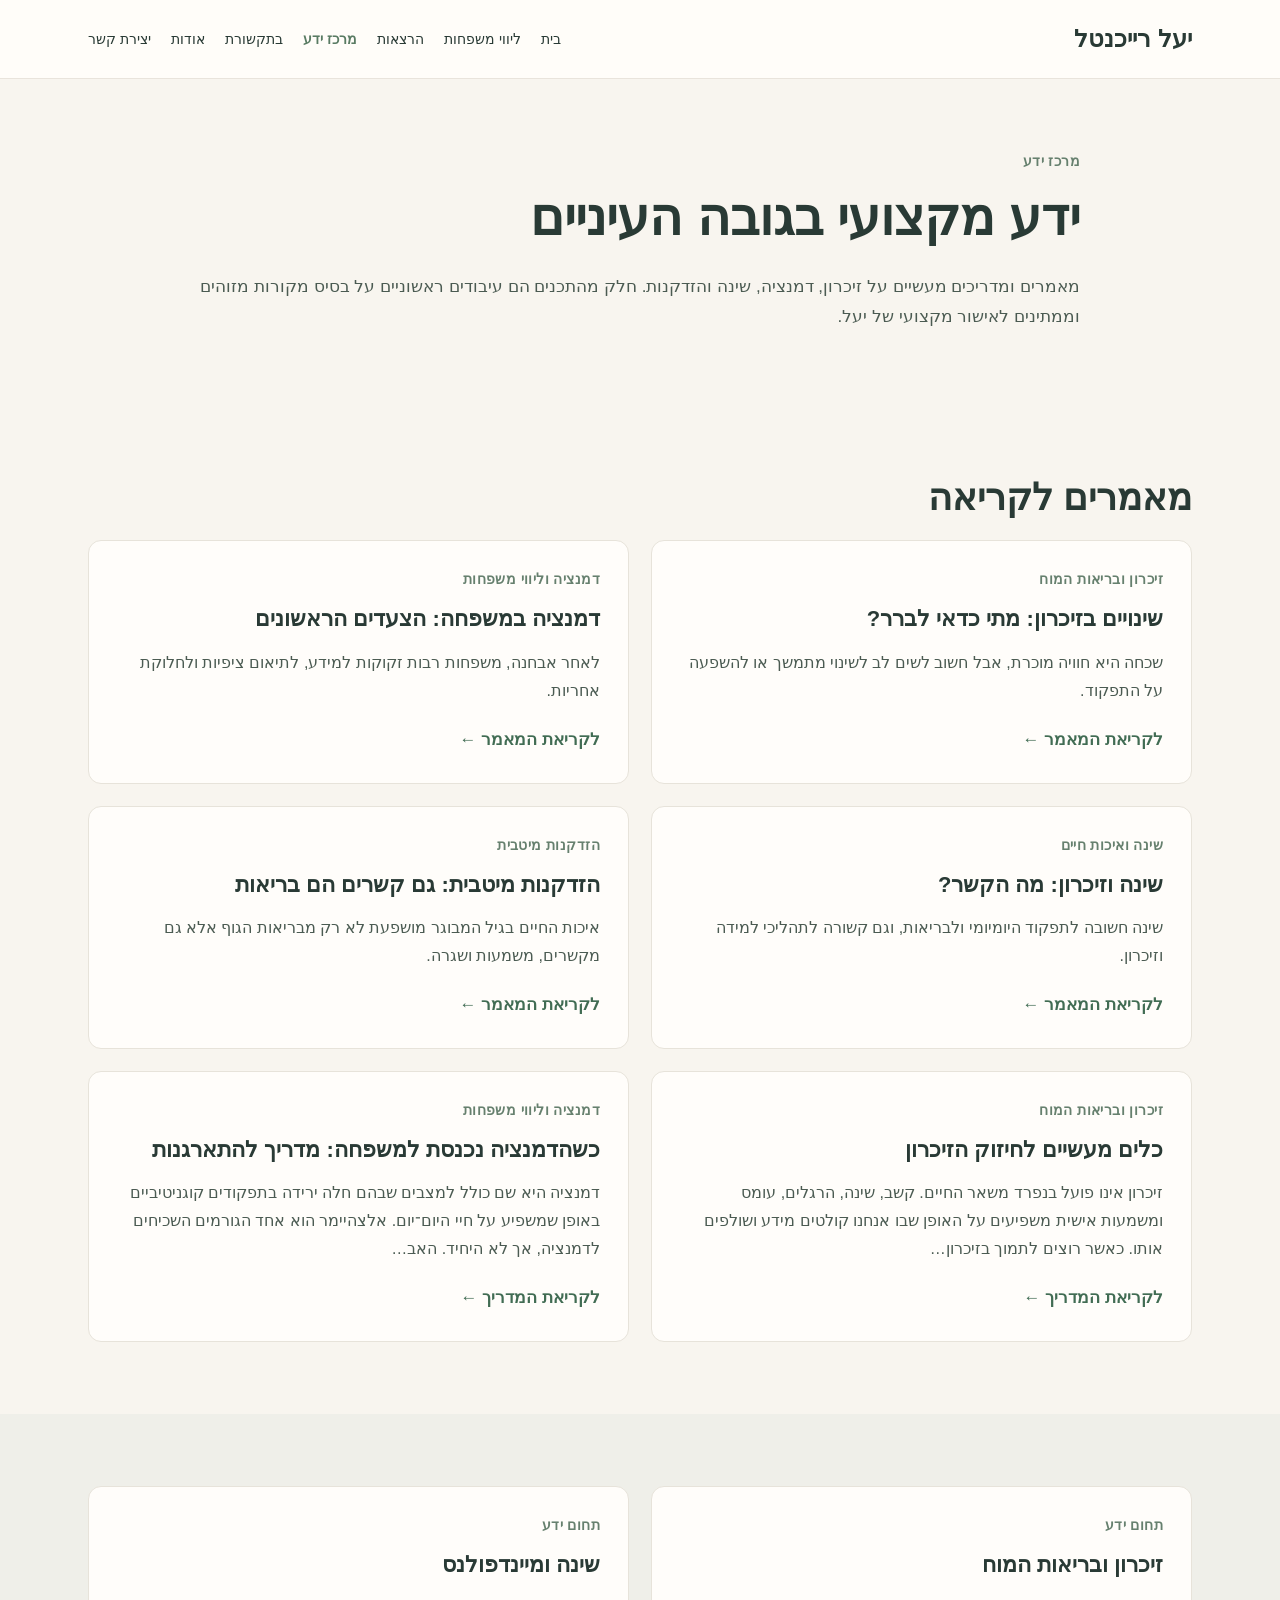
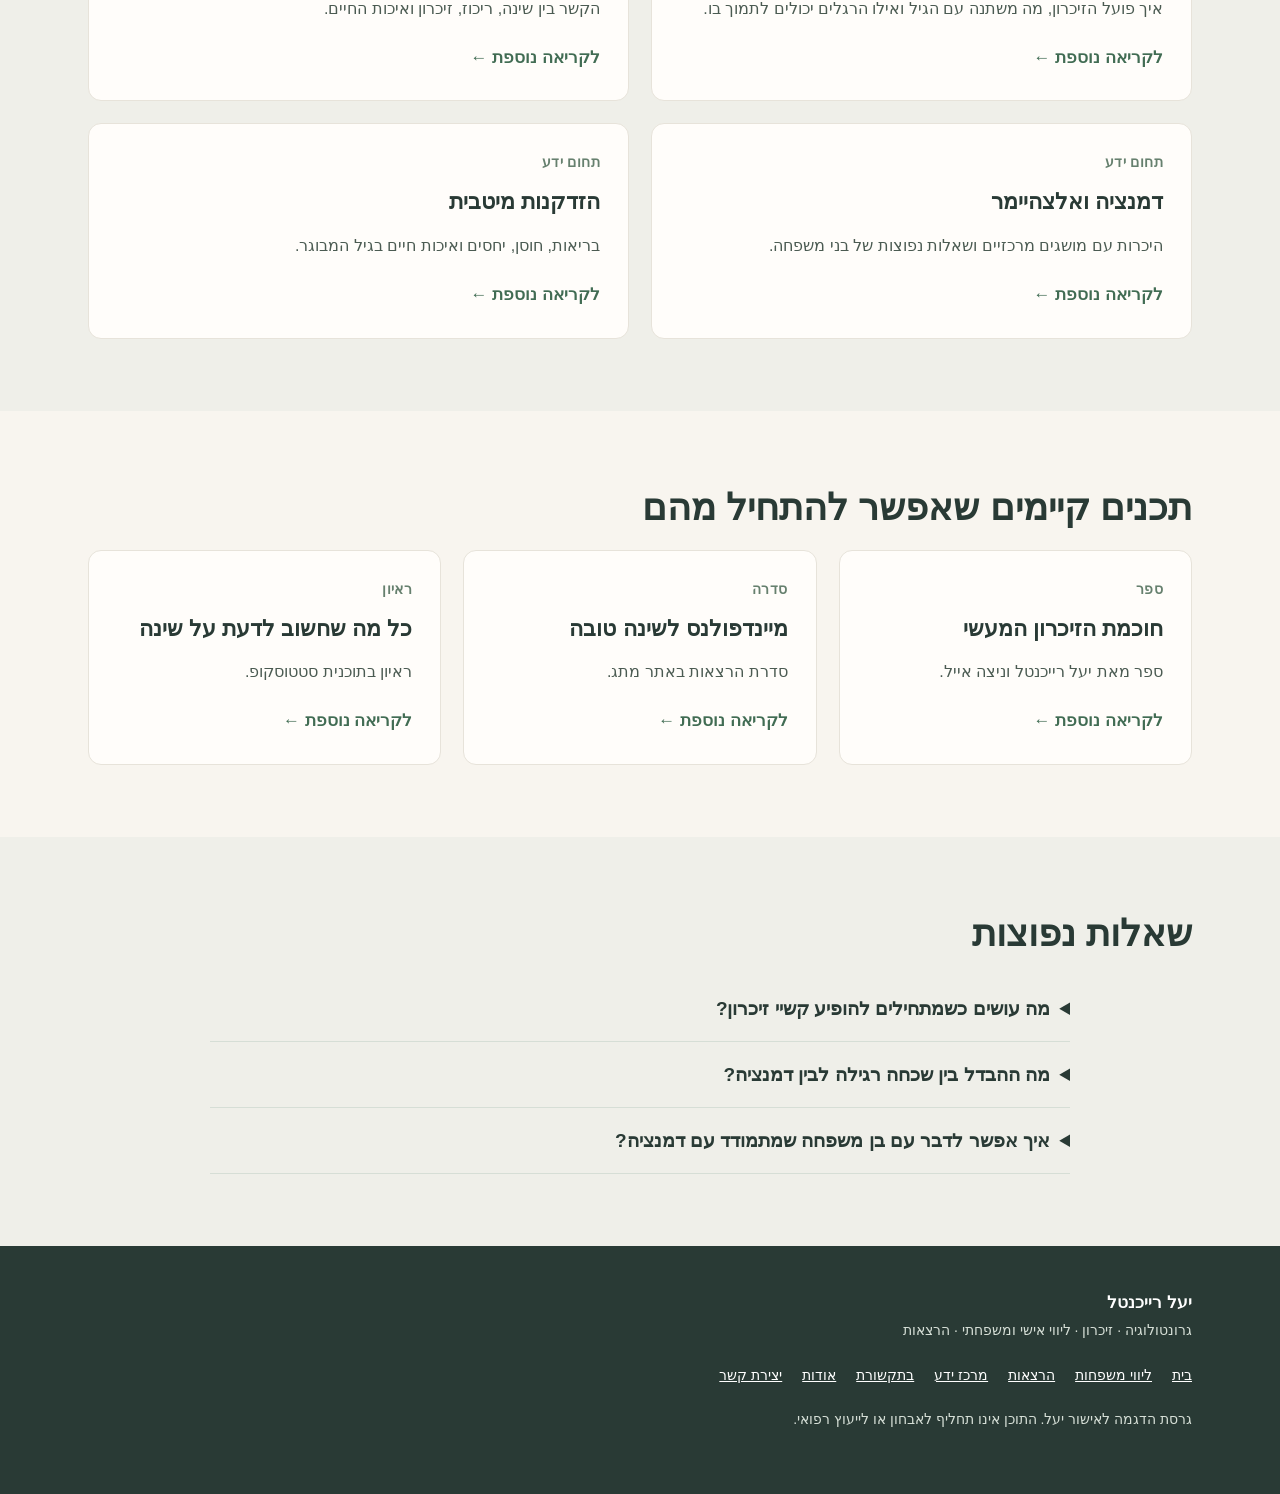
<file: yael/knowledge.html>
<!DOCTYPE html>

<html dir="rtl" lang="he"><head><meta charset="utf-8"/><meta content="width=device-width,initial-scale=1" name="viewport"/><meta content="מאמרים ומקורות מקצועיים על זיכרון, שינה, דמנציה והזדקנות מיטבית" name="description"/><meta content="noindex,nofollow" name="robots"/><title>מרכז ידע | יעל רייכנטל</title><link href="style.css" rel="stylesheet"/><meta content="#f8f5ef" name="theme-color"/><meta content="website" property="og:type"/><meta content="he_IL" property="og:locale"/><meta content="מרכז ידע | יעל רייכנטל" property="og:title"/></head><body><a class="skip-link" href="#content">דילוג לתוכן</a><header><div class="wrap"><nav><a class="brand" href="index.html">יעל רייכנטל</a><button aria-controls="main-links" aria-expanded="false" aria-label="פתיחת תפריט הניווט" class="menu-btn" onclick="toggleMenu(this)" type="button">תפריט ☰</button><div class="links" id="main-links"><a href="index.html">בית</a><a href="family.html">ליווי משפחות</a><a href="lectures.html">הרצאות</a><a aria-current="page" href="knowledge.html">מרכז ידע</a><a href="media.html">בתקשורת</a><a href="about.html">אודות</a><a href="contact.html">יצירת קשר</a></div></nav></div></header><main id="content"><div class="wrap pagehead"><div class="eyebrow">מרכז ידע</div><h1>ידע מקצועי בגובה העיניים</h1><p>מאמרים ומדריכים מעשיים על זיכרון, דמנציה, שינה והזדקנות. חלק מהתכנים הם עיבודים ראשוניים על בסיס מקורות מזוהים וממתינים לאישור מקצועי של יעל.</p></div><section><div class="wrap"><h2>מאמרים לקריאה</h2><div class="grid two"><article class="card"><span class="eyebrow">זיכרון ובריאות המוח</span><h3>שינויים בזיכרון: מתי כדאי לברר?</h3><p>שכחה היא חוויה מוכרת, אבל חשוב לשים לב לשינוי מתמשך או להשפעה על התפקוד.</p><a class="textlink" href="memory-changes.html">לקריאת המאמר ←</a></article><article class="card"><span class="eyebrow">דמנציה וליווי משפחות</span><h3>דמנציה במשפחה: הצעדים הראשונים</h3><p>לאחר אבחנה, משפחות רבות זקוקות למידע, לתיאום ציפיות ולחלוקת אחריות.</p><a class="textlink" href="family-first-steps.html">לקריאת המאמר ←</a></article><article class="card"><span class="eyebrow">שינה ואיכות חיים</span><h3>שינה וזיכרון: מה הקשר?</h3><p>שינה חשובה לתפקוד היומיומי ולבריאות, וגם קשורה לתהליכי למידה וזיכרון.</p><a class="textlink" href="sleep-and-memory.html">לקריאת המאמר ←</a></article><article class="card"><span class="eyebrow">הזדקנות מיטבית</span><h3>הזדקנות מיטבית: גם קשרים הם בריאות</h3><p>איכות החיים בגיל המבוגר מושפעת לא רק מבריאות הגוף אלא גם מקשרים, משמעות ושגרה.</p><a class="textlink" href="healthy-aging.html">לקריאת המאמר ←</a></article><article class="card"><span class="eyebrow">זיכרון ובריאות המוח</span><h3>כלים מעשיים לחיזוק הזיכרון</h3><p>זיכרון אינו פועל בנפרד משאר החיים. קשב, שינה, הרגלים, עומס ומשמעות אישית משפיעים על האופן שבו אנחנו קולטים מידע ושולפים אותו. כאשר רוצים לתמוך בזיכרון…</p><a class="textlink" href="memory-tools.html">לקריאת המדריך ←</a></article><article class="card"><span class="eyebrow">דמנציה וליווי משפחות</span><h3>כשהדמנציה נכנסת למשפחה: מדריך להתארגנות</h3><p>דמנציה היא שם כולל למצבים שבהם חלה ירידה בתפקודים קוגניטיביים באופן שמשפיע על חיי היום־יום. אלצהיימר הוא אחד הגורמים השכיחים לדמנציה, אך לא היחיד. האב…</p><a class="textlink" href="dementia-family-guide.html">לקריאת המדריך ←</a></article></div></div></section><section class="alt"><div class="wrap"><div class="grid two"><article class="card"><span class="eyebrow">תחום ידע</span><h3>זיכרון ובריאות המוח</h3><p>איך פועל הזיכרון, מה משתנה עם הגיל ואילו הרגלים יכולים לתמוך בו.</p><a class="textlink" href="media.html">לקריאה נוספת ←</a></article><article class="card"><span class="eyebrow">תחום ידע</span><h3>שינה ומיינדפולנס</h3><p>הקשר בין שינה, ריכוז, זיכרון ואיכות החיים.</p><a class="textlink" href="media.html">לקריאה נוספת ←</a></article><article class="card"><span class="eyebrow">תחום ידע</span><h3>דמנציה ואלצהיימר</h3><p>היכרות עם מושגים מרכזיים ושאלות נפוצות של בני משפחה.</p><a class="textlink" href="media.html">לקריאה נוספת ←</a></article><article class="card"><span class="eyebrow">תחום ידע</span><h3>הזדקנות מיטבית</h3><p>בריאות, חוסן, יחסים ואיכות חיים בגיל המבוגר.</p><a class="textlink" href="media.html">לקריאה נוספת ←</a></article></div></div></section><section><div class="wrap"><h2>תכנים קיימים שאפשר להתחיל מהם</h2><div class="grid"><article class="card"><span class="eyebrow">ספר</span><h3>חוכמת הזיכרון המעשי</h3><p>ספר מאת יעל רייכנטל וניצה אייל.</p><a class="textlink" href="https://www.modan.co.il/חוכמת-הזיכרון-המעשי">לקריאה נוספת ←</a></article><article class="card"><span class="eyebrow">סדרה</span><h3>מיינדפולנס לשינה טובה</h3><p>סדרת הרצאות באתר מתג.</p><a class="textlink" href="https://www.meteg.co.il/series/מיינדפולנס-לשינה-טובה/">לקריאה נוספת ←</a></article><article class="card"><span class="eyebrow">ראיון</span><h3>כל מה שחשוב לדעת על שינה</h3><p>ראיון בתוכנית סטטוסקופ.</p><a class="textlink" href="https://13tv.co.il/item/daytime/stethoscope/clips/hvyo0-904911065/">לקריאה נוספת ←</a></article></div></div></section><section class="alt"><div class="wrap"><h2>שאלות נפוצות</h2><div class="faq"><details><summary>מה עושים כשמתחילים להופיע קשיי זיכרון?</summary><p>קשיי זיכרון יכולים לנבוע מסיבות שונות. כאשר הם חדשים, מתמשכים או משפיעים על התפקוד, כדאי לפנות לרופא או לרופאת המשפחה להערכה. אפשר להיעזר בבן משפחה כדי לתעד דוגמאות ושאלות לקראת הביקור.</p></details><details><summary>מה ההבדל בין שכחה רגילה לבין דמנציה?</summary><p>שכחה מזדמנת אינה בהכרח דמנציה. דמנציה מתארת ירידה בתפקודים קוגניטיביים שמשפיעה על חיי היום־יום. אבחנה דורשת הערכה מקצועית ולא ניתן לקבוע אותה לפי סימן אחד.</p></details><details><summary>איך אפשר לדבר עם בן משפחה שמתמודד עם דמנציה?</summary><p>כדאי לדבר במשפטים קצרים, לשמור על קשר עין, לתת זמן לתגובה ולהימנע מוויכוח על עובדות כאשר הדבר יוצר מצוקה. ההתאמה תלויה באדם ובמצבו.</p></details></div></div></section></main><footer><div class="wrap"><strong>יעל רייכנטל</strong><p>גרונטולוגיה · זיכרון · ליווי אישי ומשפחתי · הרצאות</p><div class="footlinks"><a href="index.html">בית</a><a href="family.html">ליווי משפחות</a><a href="lectures.html">הרצאות</a><a href="knowledge.html">מרכז ידע</a><a href="media.html">בתקשורת</a><a href="about.html">אודות</a><a href="contact.html">יצירת קשר</a></div><p style="margin-top:20px">גרסת הדגמה לאישור יעל. התוכן אינו תחליף לאבחון או לייעוץ רפואי.</p></div></footer><script src="site.js"></script><div class="sticky-contact"><a href="contact.html">ליצירת קשר עם יעל</a></div></body></html>
</file>
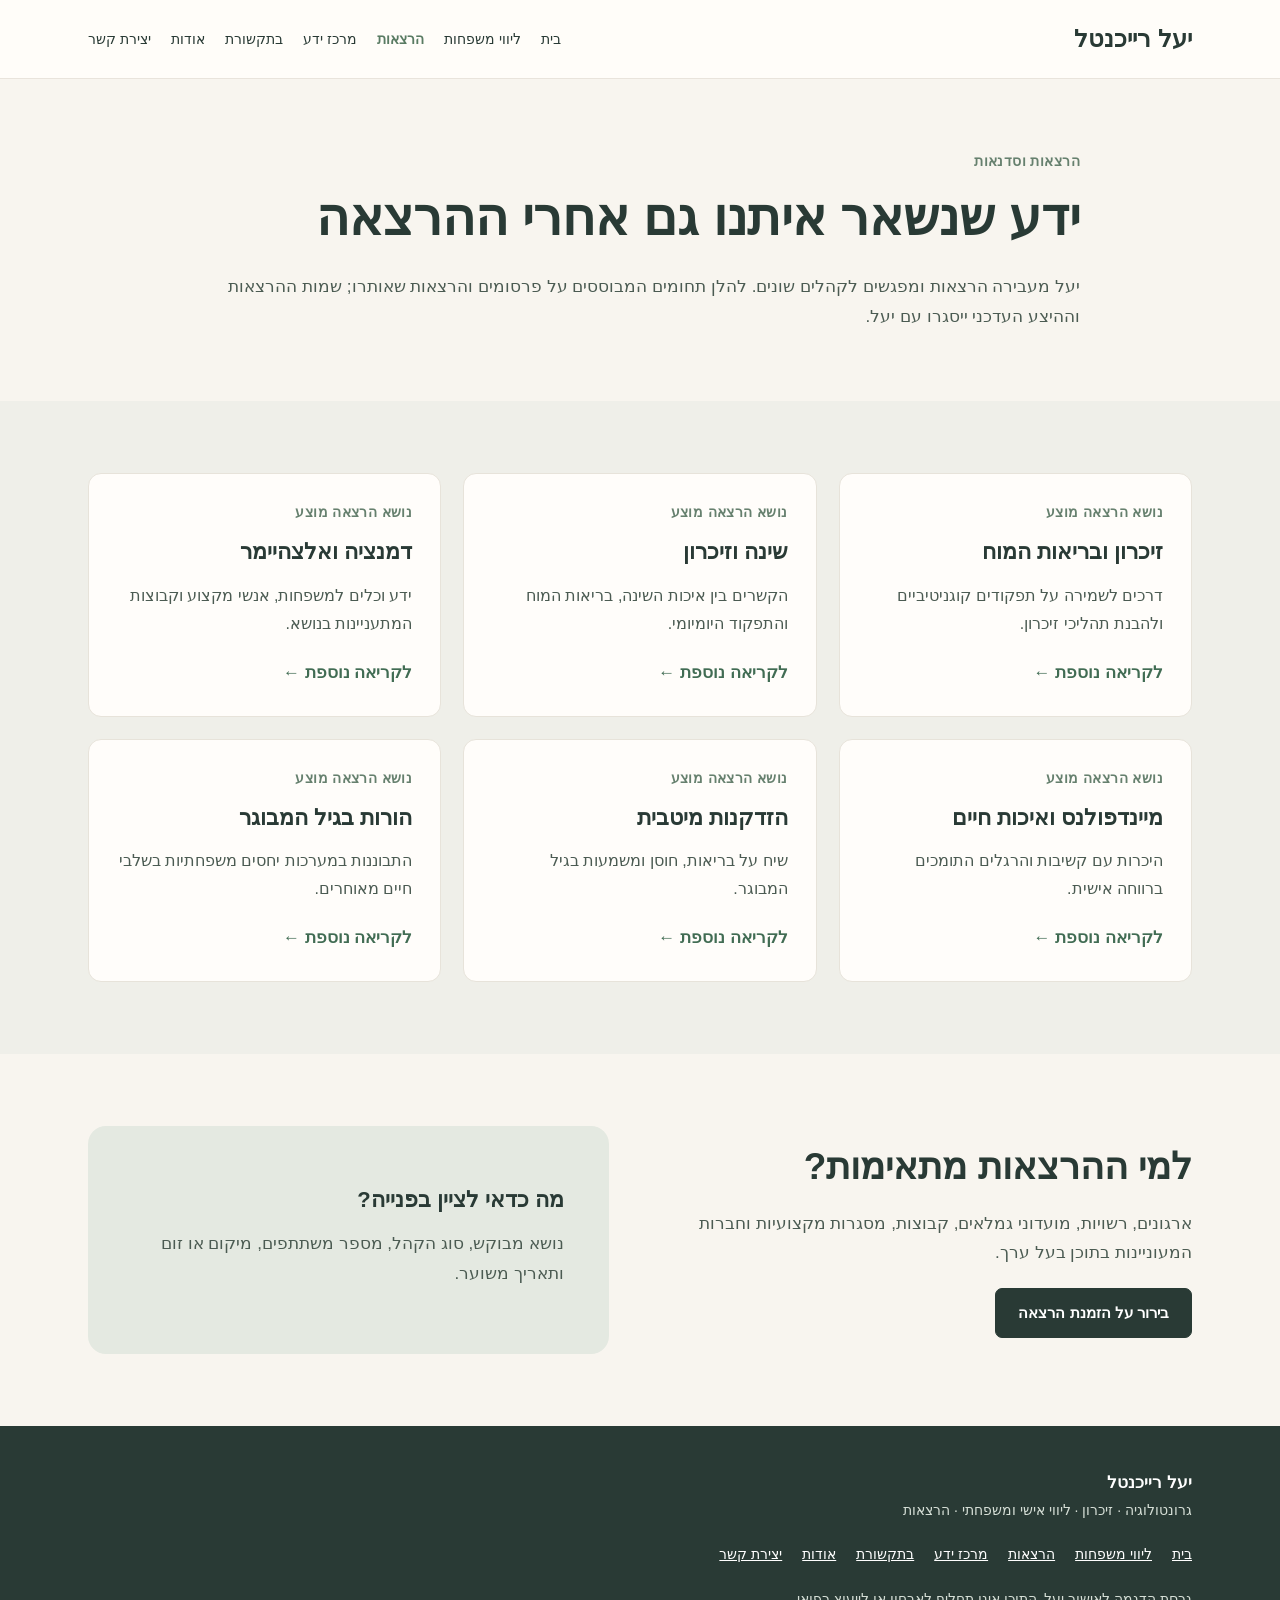
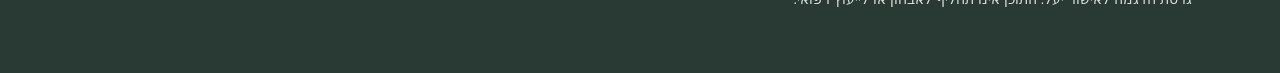
<file: yael/lectures.html>
<!DOCTYPE html>
<html dir="rtl" lang="he"><head><meta charset="utf-8"/><meta content="width=device-width,initial-scale=1" name="viewport"/><meta content="הרצאות וסדנאות עם יעל רייכנטל על זיכרון, שינה, דמנציה והזדקנות מיטבית" name="description"/><meta content="noindex,nofollow" name="robots"/><title>הרצאות וסדנאות | יעל רייכנטל</title><link href="style.css" rel="stylesheet"/><meta content="#f8f5ef" name="theme-color"/><meta content="website" property="og:type"/><meta content="he_IL" property="og:locale"/><meta content="הרצאות וסדנאות | יעל רייכנטל" property="og:title"/></head><body><a class="skip-link" href="#content">דילוג לתוכן</a><header><div class="wrap"><nav><a class="brand" href="index.html">יעל רייכנטל</a><button aria-controls="main-links" aria-expanded="false" aria-label="פתיחת תפריט הניווט" class="menu-btn" onclick="toggleMenu(this)" type="button">תפריט ☰</button><div class="links" id="main-links"><a href="index.html">בית</a><a href="family.html">ליווי משפחות</a><a aria-current="page" href="lectures.html">הרצאות</a><a href="knowledge.html">מרכז ידע</a><a href="media.html">בתקשורת</a><a href="about.html">אודות</a><a href="contact.html">יצירת קשר</a></div></nav></div></header><main id="content"><div class="wrap pagehead"><div class="eyebrow">הרצאות וסדנאות</div><h1>ידע שנשאר איתנו גם אחרי ההרצאה</h1><p>יעל מעבירה הרצאות ומפגשים לקהלים שונים. להלן תחומים המבוססים על פרסומים והרצאות שאותרו; שמות ההרצאות וההיצע העדכני ייסגרו עם יעל.</p></div><section class="alt"><div class="wrap"><div class="grid"><article class="card"><span class="eyebrow">נושא הרצאה מוצע</span><h3>זיכרון ובריאות המוח</h3><p>דרכים לשמירה על תפקודים קוגניטיביים ולהבנת תהליכי זיכרון.</p><a class="textlink" href="contact.html?topic=lecture">לקריאה נוספת ←</a></article><article class="card"><span class="eyebrow">נושא הרצאה מוצע</span><h3>שינה וזיכרון</h3><p>הקשרים בין איכות השינה, בריאות המוח והתפקוד היומיומי.</p><a class="textlink" href="contact.html?topic=lecture">לקריאה נוספת ←</a></article><article class="card"><span class="eyebrow">נושא הרצאה מוצע</span><h3>דמנציה ואלצהיימר</h3><p>ידע וכלים למשפחות, אנשי מקצוע וקבוצות המתעניינות בנושא.</p><a class="textlink" href="contact.html?topic=lecture">לקריאה נוספת ←</a></article><article class="card"><span class="eyebrow">נושא הרצאה מוצע</span><h3>מיינדפולנס ואיכות חיים</h3><p>היכרות עם קשיבות והרגלים התומכים ברווחה אישית.</p><a class="textlink" href="contact.html?topic=lecture">לקריאה נוספת ←</a></article><article class="card"><span class="eyebrow">נושא הרצאה מוצע</span><h3>הזדקנות מיטבית</h3><p>שיח על בריאות, חוסן ומשמעות בגיל המבוגר.</p><a class="textlink" href="contact.html?topic=lecture">לקריאה נוספת ←</a></article><article class="card"><span class="eyebrow">נושא הרצאה מוצע</span><h3>הורות בגיל המבוגר</h3><p>התבוננות במערכות יחסים משפחתיות בשלבי חיים מאוחרים.</p><a class="textlink" href="contact.html?topic=lecture">לקריאה נוספת ←</a></article></div></div></section><section><div class="wrap split"><div><h2>למי ההרצאות מתאימות?</h2><p>ארגונים, רשויות, מועדוני גמלאים, קבוצות, מסגרות מקצועיות וחברות המעוניינות בתוכן בעל ערך.</p><a class="btn" href="contact.html?topic=lecture">בירור על הזמנת הרצאה</a></div><div class="soft"><h3>מה כדאי לציין בפנייה?</h3><p>נושא מבוקש, סוג הקהל, מספר משתתפים, מיקום או זום ותאריך משוער.</p></div></div></section></main><footer><div class="wrap"><strong>יעל רייכנטל</strong><p>גרונטולוגיה · זיכרון · ליווי אישי ומשפחתי · הרצאות</p><div class="footlinks"><a href="index.html">בית</a><a href="family.html">ליווי משפחות</a><a href="lectures.html">הרצאות</a><a href="knowledge.html">מרכז ידע</a><a href="media.html">בתקשורת</a><a href="about.html">אודות</a><a href="contact.html">יצירת קשר</a></div><p style="margin-top:20px">גרסת הדגמה לאישור יעל. התוכן אינו תחליף לאבחון או לייעוץ רפואי.</p></div></footer><script src="site.js"></script><div class="sticky-contact"><a href="contact.html">ליצירת קשר עם יעל</a></div></body></html>
</file>
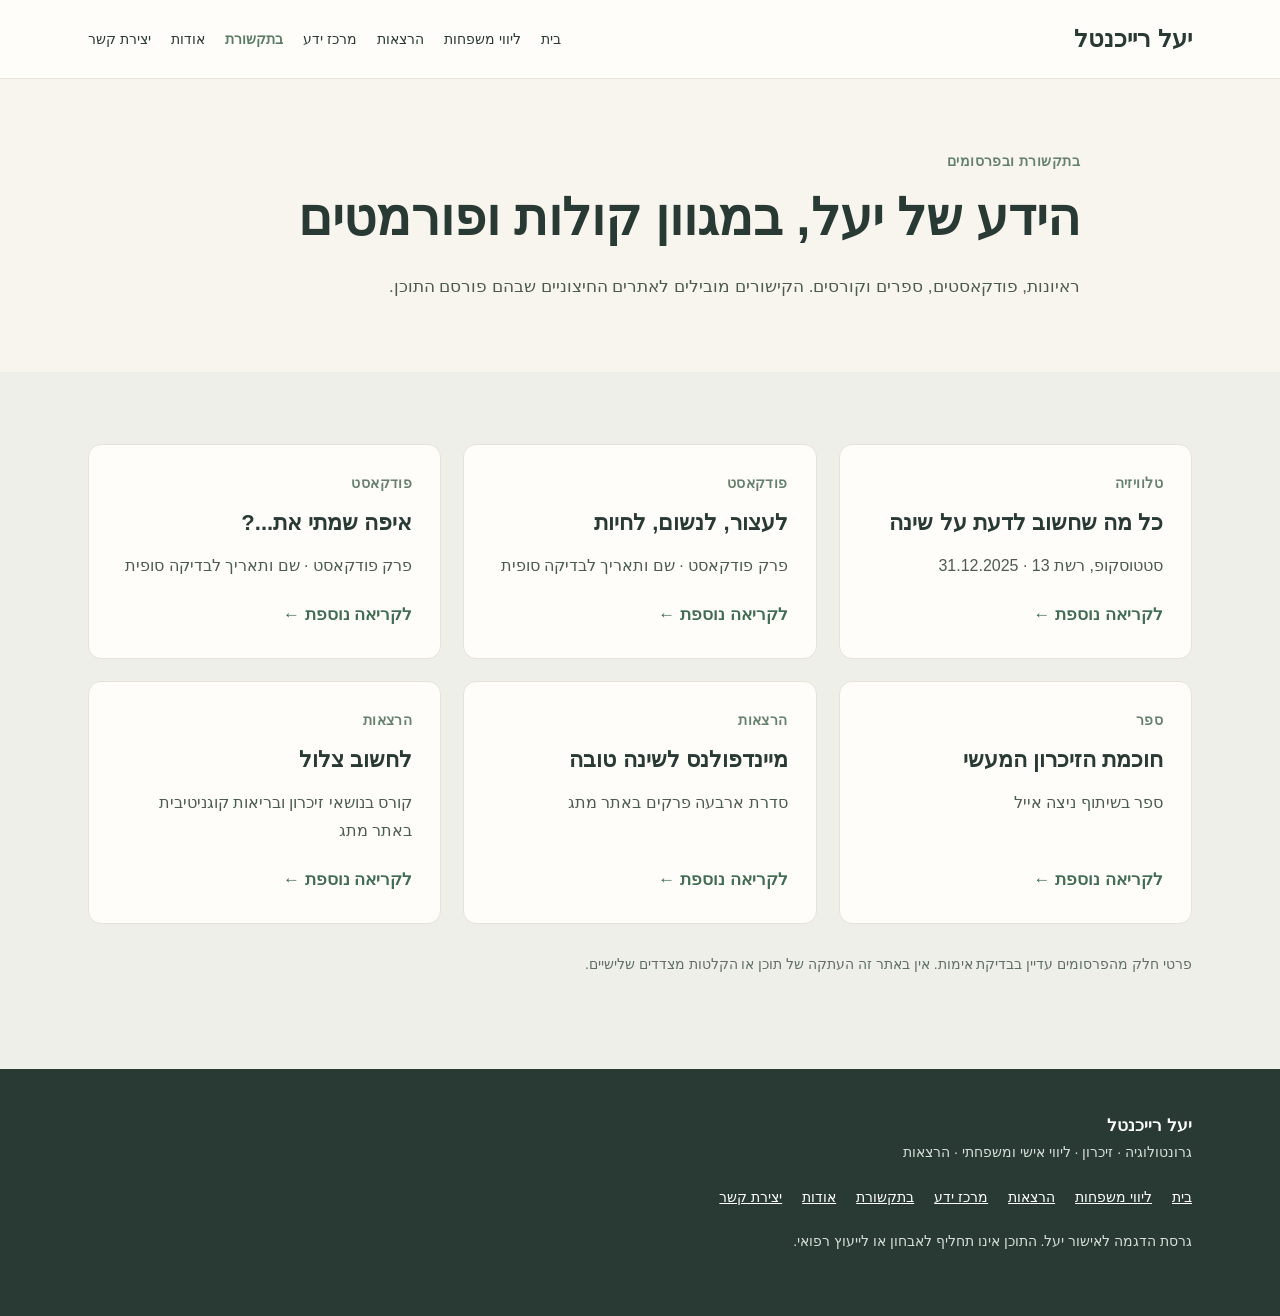
<file: yael/media.html>
<!DOCTYPE html>
<html dir="rtl" lang="he"><head><meta charset="utf-8"/><meta content="width=device-width,initial-scale=1" name="viewport"/><meta content="ראיונות טלוויזיה, פודקאסטים, ספרים והרצאות של יעל רייכנטל" name="description"/><meta content="noindex,nofollow" name="robots"/><title>בתקשורת ופרסומים | יעל רייכנטל</title><link href="style.css" rel="stylesheet"/><meta content="#f8f5ef" name="theme-color"/><meta content="website" property="og:type"/><meta content="he_IL" property="og:locale"/><meta content="בתקשורת ופרסומים | יעל רייכנטל" property="og:title"/></head><body><a class="skip-link" href="#content">דילוג לתוכן</a><header><div class="wrap"><nav><a class="brand" href="index.html">יעל רייכנטל</a><button aria-controls="main-links" aria-expanded="false" aria-label="פתיחת תפריט הניווט" class="menu-btn" onclick="toggleMenu(this)" type="button">תפריט ☰</button><div class="links" id="main-links"><a href="index.html">בית</a><a href="family.html">ליווי משפחות</a><a href="lectures.html">הרצאות</a><a href="knowledge.html">מרכז ידע</a><a aria-current="page" href="media.html">בתקשורת</a><a href="about.html">אודות</a><a href="contact.html">יצירת קשר</a></div></nav></div></header><main id="content"><div class="wrap pagehead"><div class="eyebrow">בתקשורת ובפרסומים</div><h1>הידע של יעל, במגוון קולות ופורמטים</h1><p>ראיונות, פודקאסטים, ספרים וקורסים. הקישורים מובילים לאתרים החיצוניים שבהם פורסם התוכן.</p></div><section class="alt"><div class="wrap"><div class="grid"><article class="card"><span class="eyebrow">טלוויזיה</span><h3>כל מה שחשוב לדעת על שינה</h3><p>סטטוסקופ, רשת 13 · 31.12.2025</p><a class="textlink" href="https://13tv.co.il/item/daytime/stethoscope/clips/hvyo0-904911065/">לקריאה נוספת ←</a></article><article class="card"><span class="eyebrow">פודקאסט</span><h3>לעצור, לנשום, לחיות</h3><p>פרק פודקאסט · שם ותאריך לבדיקה סופית</p><a class="textlink" href="https://open.spotify.com/episode/65ebNZIGTxLrkNwkHyIYCP">לקריאה נוספת ←</a></article><article class="card"><span class="eyebrow">פודקאסט</span><h3>איפה שמתי את...?</h3><p>פרק פודקאסט · שם ותאריך לבדיקה סופית</p><a class="textlink" href="https://open.spotify.com/episode/5ALhE6hLpbqk58P4Q5NPOz">לקריאה נוספת ←</a></article><article class="card"><span class="eyebrow">ספר</span><h3>חוכמת הזיכרון המעשי</h3><p>ספר בשיתוף ניצה אייל</p><a class="textlink" href="https://www.modan.co.il/חוכמת-הזיכרון-המעשי">לקריאה נוספת ←</a></article><article class="card"><span class="eyebrow">הרצאות</span><h3>מיינדפולנס לשינה טובה</h3><p>סדרת ארבעה פרקים באתר מתג</p><a class="textlink" href="https://www.meteg.co.il/series/מיינדפולנס-לשינה-טובה/">לקריאה נוספת ←</a></article><article class="card"><span class="eyebrow">הרצאות</span><h3>לחשוב צלול</h3><p>קורס בנושאי זיכרון ובריאות קוגניטיבית באתר מתג</p><a class="textlink" href="https://www.meteg.co.il/course/לחשוב-צלול-חיזוק-הזיכרון-והבריאות-הקו/">לקריאה נוספת ←</a></article></div><p class="small" style="margin-top:28px">פרטי חלק מהפרסומים עדיין בבדיקת אימות. אין באתר זה העתקה של תוכן או הקלטות מצדדים שלישיים.</p></div></section></main><footer><div class="wrap"><strong>יעל רייכנטל</strong><p>גרונטולוגיה · זיכרון · ליווי אישי ומשפחתי · הרצאות</p><div class="footlinks"><a href="index.html">בית</a><a href="family.html">ליווי משפחות</a><a href="lectures.html">הרצאות</a><a href="knowledge.html">מרכז ידע</a><a href="media.html">בתקשורת</a><a href="about.html">אודות</a><a href="contact.html">יצירת קשר</a></div><p style="margin-top:20px">גרסת הדגמה לאישור יעל. התוכן אינו תחליף לאבחון או לייעוץ רפואי.</p></div></footer><script src="site.js"></script><div class="sticky-contact"><a href="contact.html">ליצירת קשר עם יעל</a></div></body></html>
</file>
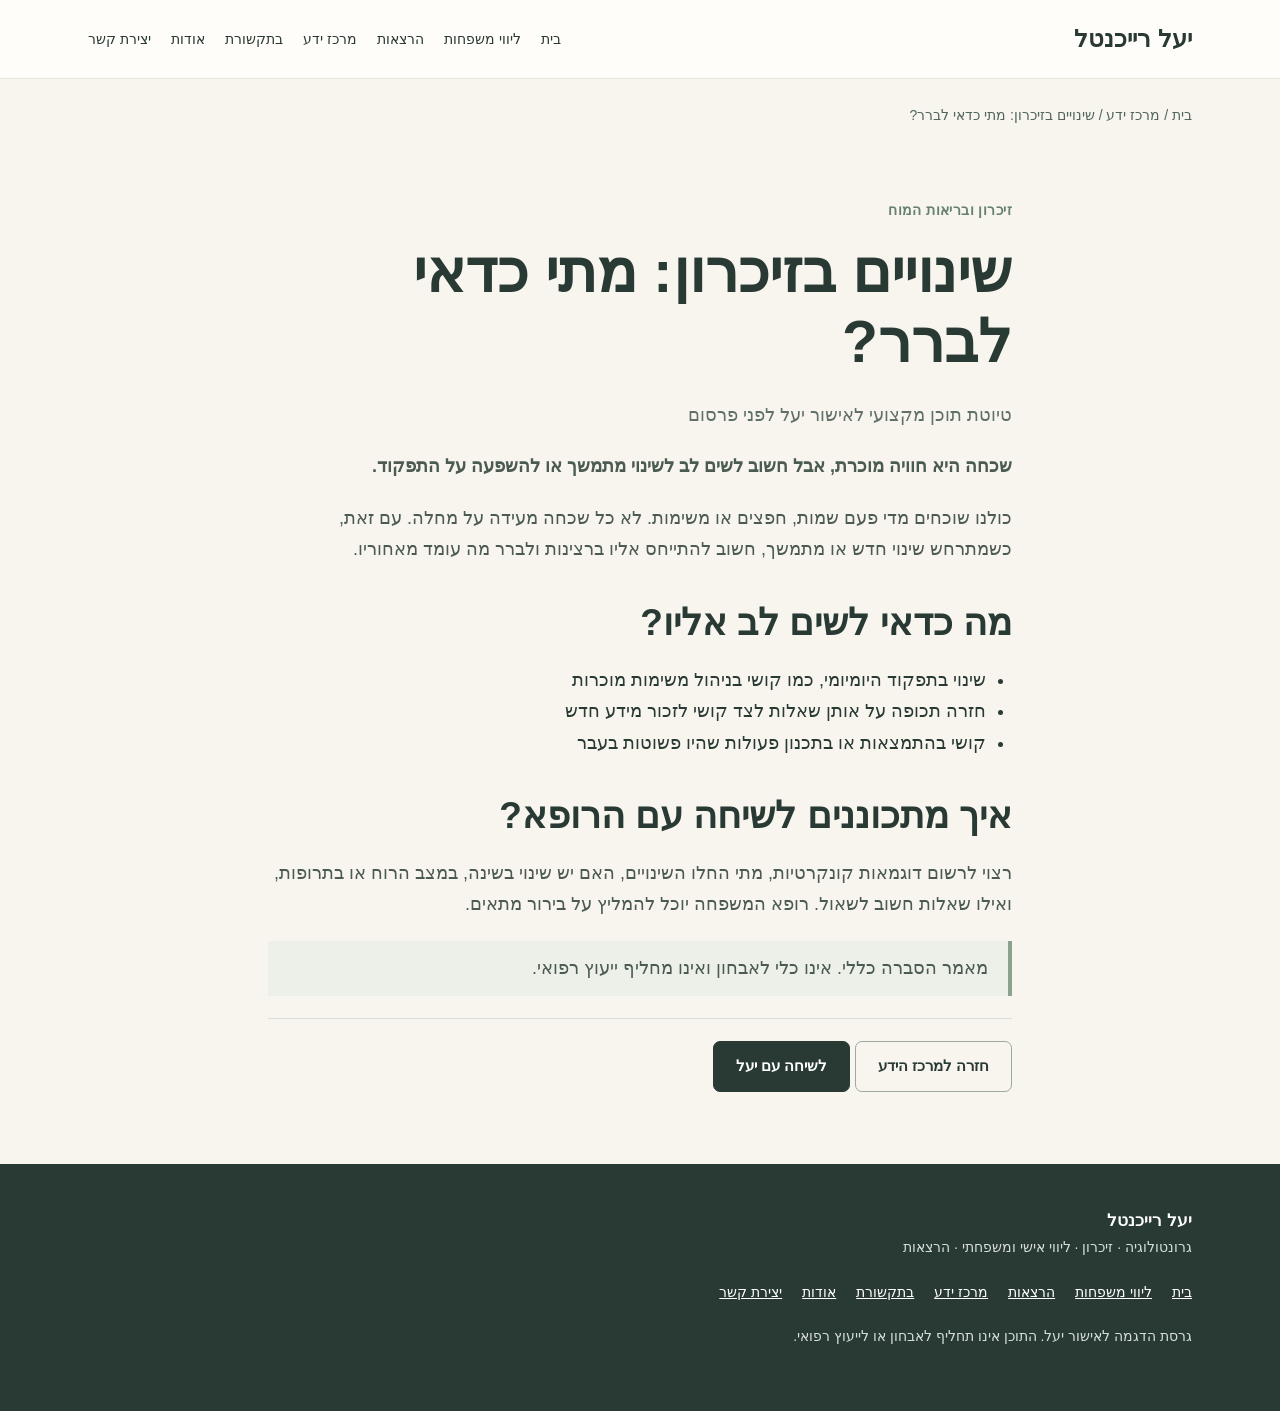
<file: yael/memory-changes.html>
<!DOCTYPE html>

<html dir="rtl" lang="he"><head><meta charset="utf-8"/><meta content="width=device-width,initial-scale=1" name="viewport"/><meta content="שכחה היא חוויה מוכרת, אבל חשוב לשים לב לשינוי מתמשך או להשפעה על התפקוד." name="description"/><meta content="noindex,nofollow" name="robots"/><title>שינויים בזיכרון: מתי כדאי לברר? | יעל רייכנטל</title><link href="style.css" rel="stylesheet"/><meta content="#f8f5ef" name="theme-color"/><meta content="website" property="og:type"/><meta content="he_IL" property="og:locale"/><meta content="שינויים בזיכרון: מתי כדאי לברר? | יעל רייכנטל" property="og:title"/></head><body><a class="skip-link" href="#content">דילוג לתוכן</a><header><div class="wrap"><nav><a class="brand" href="index.html">יעל רייכנטל</a><button aria-controls="main-links" aria-expanded="false" aria-label="פתיחת תפריט הניווט" class="menu-btn" onclick="toggleMenu(this)" type="button">תפריט ☰</button><div class="links" id="main-links"><a href="index.html">בית</a><a href="family.html">ליווי משפחות</a><a href="lectures.html">הרצאות</a><a href="knowledge.html">מרכז ידע</a><a href="media.html">בתקשורת</a><a href="about.html">אודות</a><a href="contact.html">יצירת קשר</a></div></nav></div></header><main id="content"><div class="wrap breadcrumbs"><a href="index.html">בית</a> / <a href="knowledge.html">מרכז ידע</a> / שינויים בזיכרון: מתי כדאי לברר?</div><section><div class="wrap article"><div class="eyebrow">זיכרון ובריאות המוח</div><h1>שינויים בזיכרון: מתי כדאי לברר?</h1><p class="small">טיוטת תוכן מקצועי לאישור יעל לפני פרסום</p><p><strong>שכחה היא חוויה מוכרת, אבל חשוב לשים לב לשינוי מתמשך או להשפעה על התפקוד.</strong></p><p>כולנו שוכחים מדי פעם שמות, חפצים או משימות. לא כל שכחה מעידה על מחלה. עם זאת, כשמתרחש שינוי חדש או מתמשך, חשוב להתייחס אליו ברצינות ולברר מה עומד מאחוריו.</p><h2>מה כדאי לשים לב אליו?</h2><ul><li>שינוי בתפקוד היומיומי, כמו קושי בניהול משימות מוכרות</li><li>חזרה תכופה על אותן שאלות לצד קושי לזכור מידע חדש</li><li>קושי בהתמצאות או בתכנון פעולות שהיו פשוטות בעבר</li></ul><h2>איך מתכוננים לשיחה עם הרופא?</h2><p>רצוי לרשום דוגמאות קונקרטיות, מתי החלו השינויים, האם יש שינוי בשינה, במצב הרוח או בתרופות, ואילו שאלות חשוב לשאול. רופא המשפחה יוכל להמליץ על בירור מתאים.</p><p class="note">מאמר הסברה כללי. אינו כלי לאבחון ואינו מחליף ייעוץ רפואי.</p><div class="line"><a class="btn outline" href="knowledge.html">חזרה למרכז הידע</a> <a class="btn" href="contact.html?topic=family">לשיחה עם יעל</a></div></div></section></main><footer><div class="wrap"><strong>יעל רייכנטל</strong><p>גרונטולוגיה · זיכרון · ליווי אישי ומשפחתי · הרצאות</p><div class="footlinks"><a href="index.html">בית</a><a href="family.html">ליווי משפחות</a><a href="lectures.html">הרצאות</a><a href="knowledge.html">מרכז ידע</a><a href="media.html">בתקשורת</a><a href="about.html">אודות</a><a href="contact.html">יצירת קשר</a></div><p style="margin-top:20px">גרסת הדגמה לאישור יעל. התוכן אינו תחליף לאבחון או לייעוץ רפואי.</p></div></footer><script src="site.js"></script><div class="sticky-contact"><a href="contact.html">ליצירת קשר עם יעל</a></div></body></html>
</file>
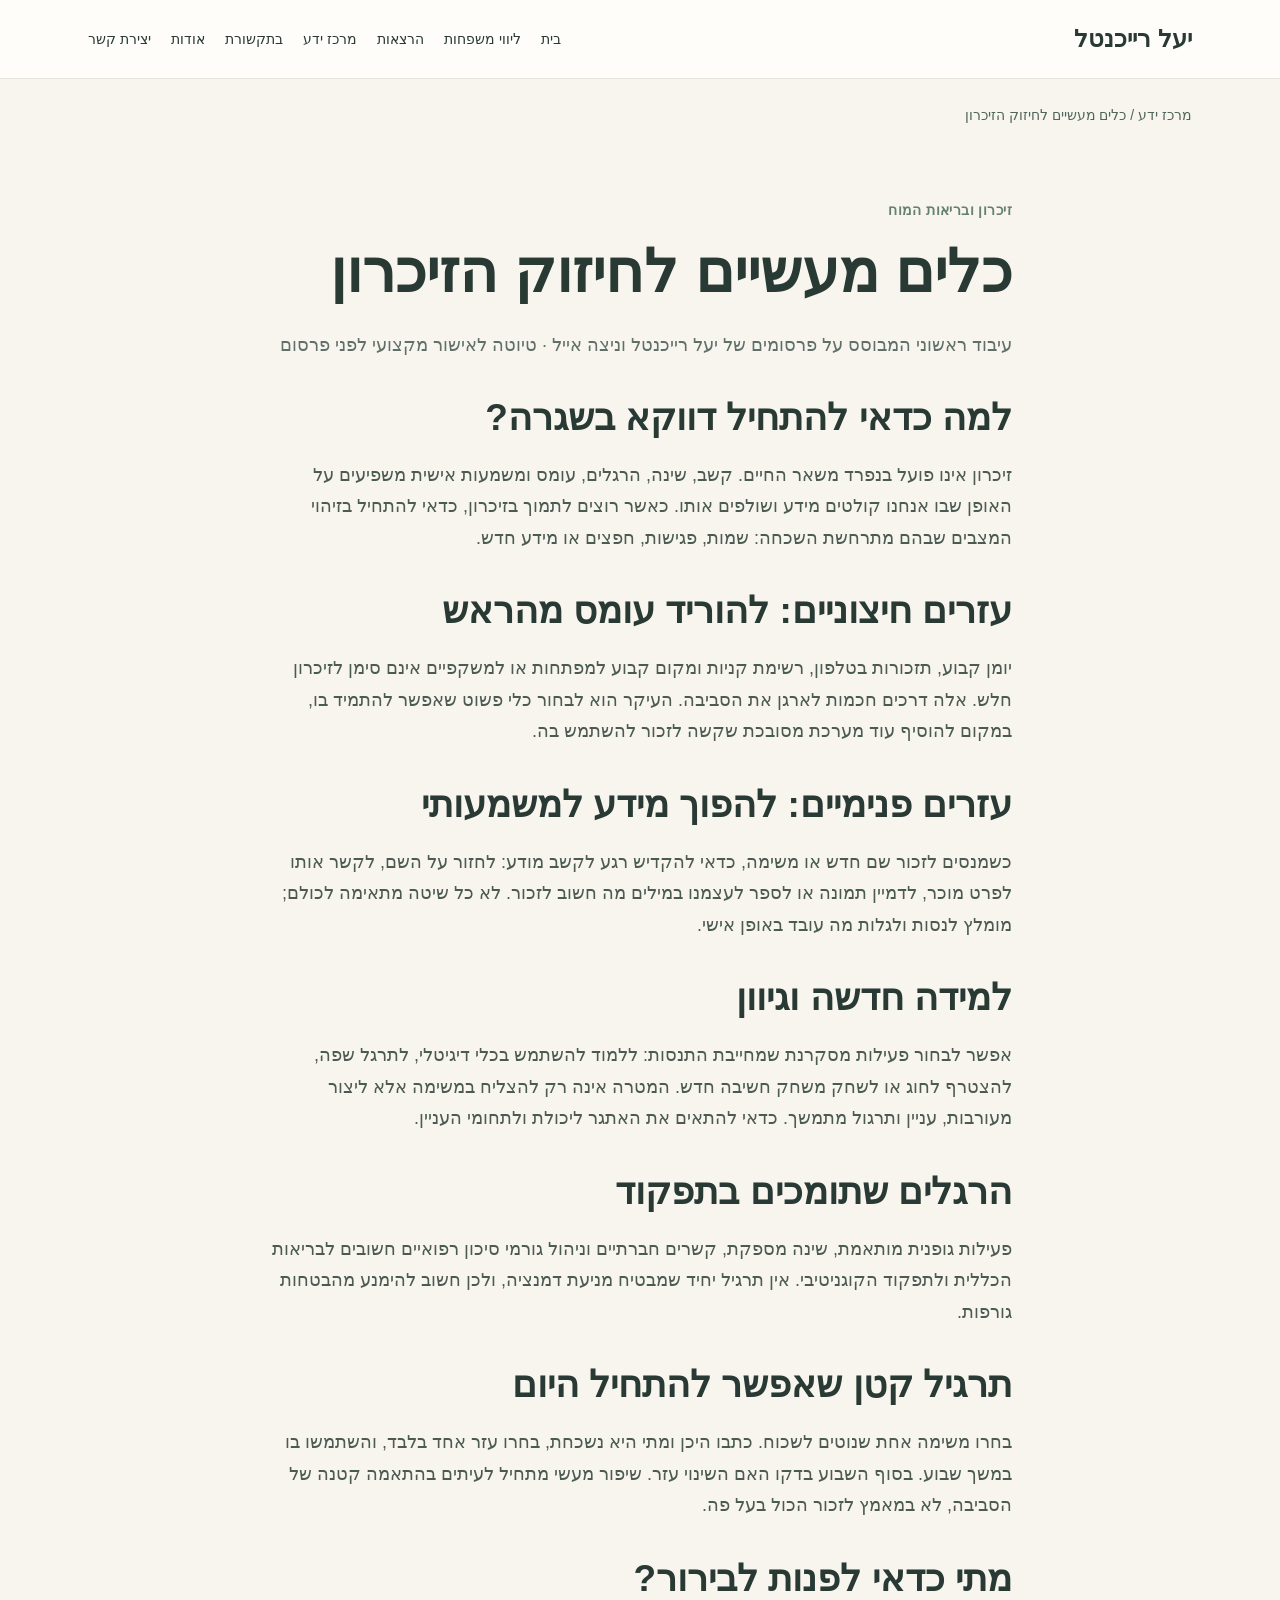
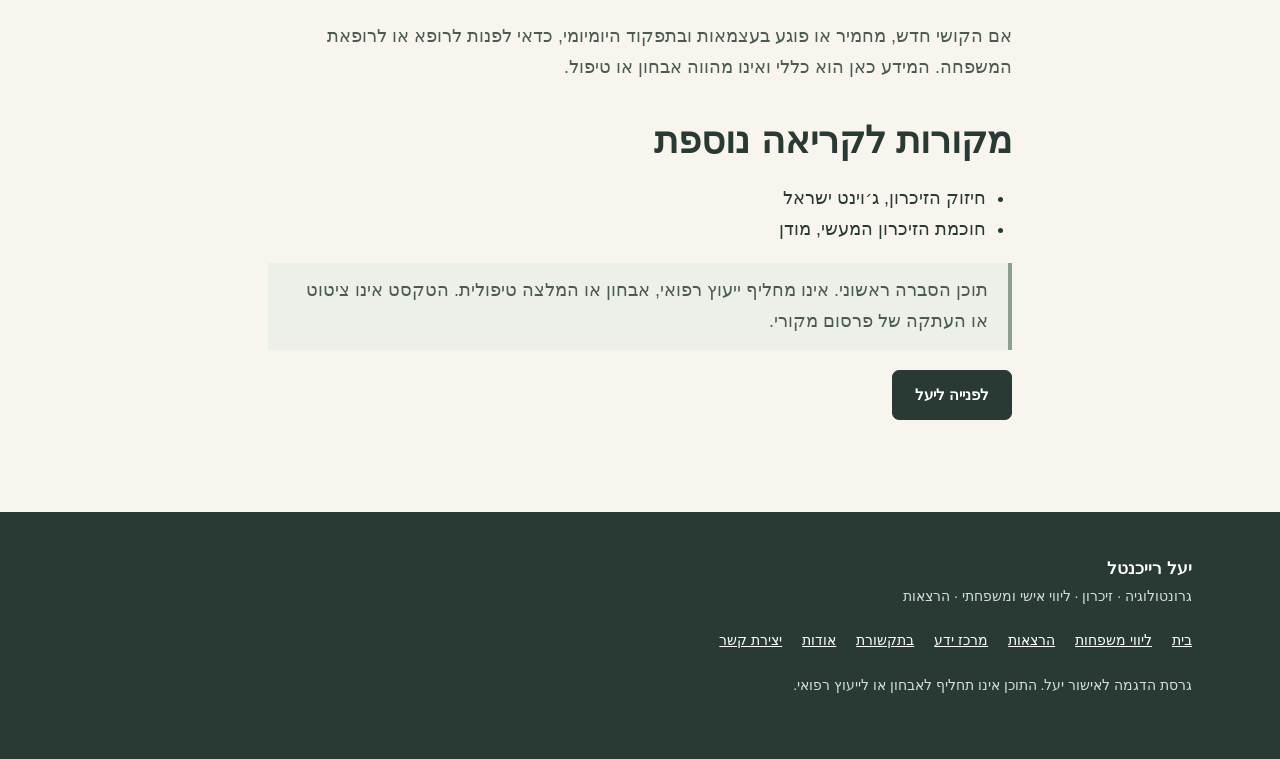
<file: yael/memory-tools.html>
<!DOCTYPE html>

<html dir="rtl" lang="he"><head><meta charset="utf-8"/><meta content="width=device-width,initial-scale=1" name="viewport"/><meta content="כלים מעשיים לחיזוק הזיכרון – מדריך מעשי ומקורות להעמקה" name="description"/><meta content="noindex,nofollow" name="robots"/><title>כלים מעשיים לחיזוק הזיכרון | יעל רייכנטל</title><link href="style.css" rel="stylesheet"/><meta content="#f8f5ef" name="theme-color"/><meta content="website" property="og:type"/><meta content="he_IL" property="og:locale"/><meta content="כלים מעשיים לחיזוק הזיכרון | יעל רייכנטל" property="og:title"/></head><body><a class="skip-link" href="#content">דילוג לתוכן</a><header><div class="wrap"><nav><a class="brand" href="index.html">יעל רייכנטל</a><button aria-controls="main-links" aria-expanded="false" aria-label="פתיחת תפריט הניווט" class="menu-btn" onclick="toggleMenu(this)" type="button">תפריט ☰</button><div class="links" id="main-links"><a href="index.html">בית</a><a href="family.html">ליווי משפחות</a><a href="lectures.html">הרצאות</a><a href="knowledge.html">מרכז ידע</a><a href="media.html">בתקשורת</a><a href="about.html">אודות</a><a href="contact.html">יצירת קשר</a></div></nav></div></header><main id="content"><div class="wrap breadcrumbs"><a href="knowledge.html">מרכז ידע</a> / כלים מעשיים לחיזוק הזיכרון</div><section><div class="wrap article"><div class="eyebrow">זיכרון ובריאות המוח</div><h1>כלים מעשיים לחיזוק הזיכרון</h1><p class="small">עיבוד ראשוני המבוסס על פרסומים של יעל רייכנטל וניצה אייל · טיוטה לאישור מקצועי לפני פרסום</p><h2>למה כדאי להתחיל דווקא בשגרה?</h2><p>זיכרון אינו פועל בנפרד משאר החיים. קשב, שינה, הרגלים, עומס ומשמעות אישית משפיעים על האופן שבו אנחנו קולטים מידע ושולפים אותו. כאשר רוצים לתמוך בזיכרון, כדאי להתחיל בזיהוי המצבים שבהם מתרחשת השכחה: שמות, פגישות, חפצים או מידע חדש.</p><h2>עזרים חיצוניים: להוריד עומס מהראש</h2><p>יומן קבוע, תזכורות בטלפון, רשימת קניות ומקום קבוע למפתחות או למשקפיים אינם סימן לזיכרון חלש. אלה דרכים חכמות לארגן את הסביבה. העיקר הוא לבחור כלי פשוט שאפשר להתמיד בו, במקום להוסיף עוד מערכת מסובכת שקשה לזכור להשתמש בה.</p><h2>עזרים פנימיים: להפוך מידע למשמעותי</h2><p>כשמנסים לזכור שם חדש או משימה, כדאי להקדיש רגע לקשב מודע: לחזור על השם, לקשר אותו לפרט מוכר, לדמיין תמונה או לספר לעצמנו במילים מה חשוב לזכור. לא כל שיטה מתאימה לכולם; מומלץ לנסות ולגלות מה עובד באופן אישי.</p><h2>למידה חדשה וגיוון</h2><p>אפשר לבחור פעילות מסקרנת שמחייבת התנסות: ללמוד להשתמש בכלי דיגיטלי, לתרגל שפה, להצטרף לחוג או לשחק משחק חשיבה חדש. המטרה אינה רק להצליח במשימה אלא ליצור מעורבות, עניין ותרגול מתמשך. כדאי להתאים את האתגר ליכולת ולתחומי העניין.</p><h2>הרגלים שתומכים בתפקוד</h2><p>פעילות גופנית מותאמת, שינה מספקת, קשרים חברתיים וניהול גורמי סיכון רפואיים חשובים לבריאות הכללית ולתפקוד הקוגניטיבי. אין תרגיל יחיד שמבטיח מניעת דמנציה, ולכן חשוב להימנע מהבטחות גורפות.</p><h2>תרגיל קטן שאפשר להתחיל היום</h2><p>בחרו משימה אחת שנוטים לשכוח. כתבו היכן ומתי היא נשכחת, בחרו עזר אחד בלבד, והשתמשו בו במשך שבוע. בסוף השבוע בדקו האם השינוי עזר. שיפור מעשי מתחיל לעיתים בהתאמה קטנה של הסביבה, לא במאמץ לזכור הכול בעל פה.</p><h2>מתי כדאי לפנות לבירור?</h2><p>אם הקושי חדש, מחמיר או פוגע בעצמאות ובתפקוד היומיומי, כדאי לפנות לרופא או לרופאת המשפחה. המידע כאן הוא כללי ואינו מהווה אבחון או טיפול.</p><h2>מקורות לקריאה נוספת</h2><ul><li><a href="https://thejoint.org.il/digital-library/חיזוק-הזיכרון-מדריך-לשמירה-על-תפקוד-הז/" rel="noopener noreferrer" target="_blank">חיזוק הזיכרון, ג׳וינט ישראל</a></li><li><a href="https://www.modan.co.il/84758/חוכמת-הזיכרון-המעשי" rel="noopener noreferrer" target="_blank">חוכמת הזיכרון המעשי, מודן</a></li></ul><p class="note">תוכן הסברה ראשוני. אינו מחליף ייעוץ רפואי, אבחון או המלצה טיפולית. הטקסט אינו ציטוט או העתקה של פרסום מקורי.</p><p><a class="btn" href="contact.html?topic=family">לפנייה ליעל</a></p></div></section></main><footer><div class="wrap"><strong>יעל רייכנטל</strong><p>גרונטולוגיה · זיכרון · ליווי אישי ומשפחתי · הרצאות</p><div class="footlinks"><a href="index.html">בית</a><a href="family.html">ליווי משפחות</a><a href="lectures.html">הרצאות</a><a href="knowledge.html">מרכז ידע</a><a href="media.html">בתקשורת</a><a href="about.html">אודות</a><a href="contact.html">יצירת קשר</a></div><p style="margin-top:20px">גרסת הדגמה לאישור יעל. התוכן אינו תחליף לאבחון או לייעוץ רפואי.</p></div></footer><script src="site.js"></script><div class="sticky-contact"><a href="contact.html">ליצירת קשר עם יעל</a></div></body></html>
</file>
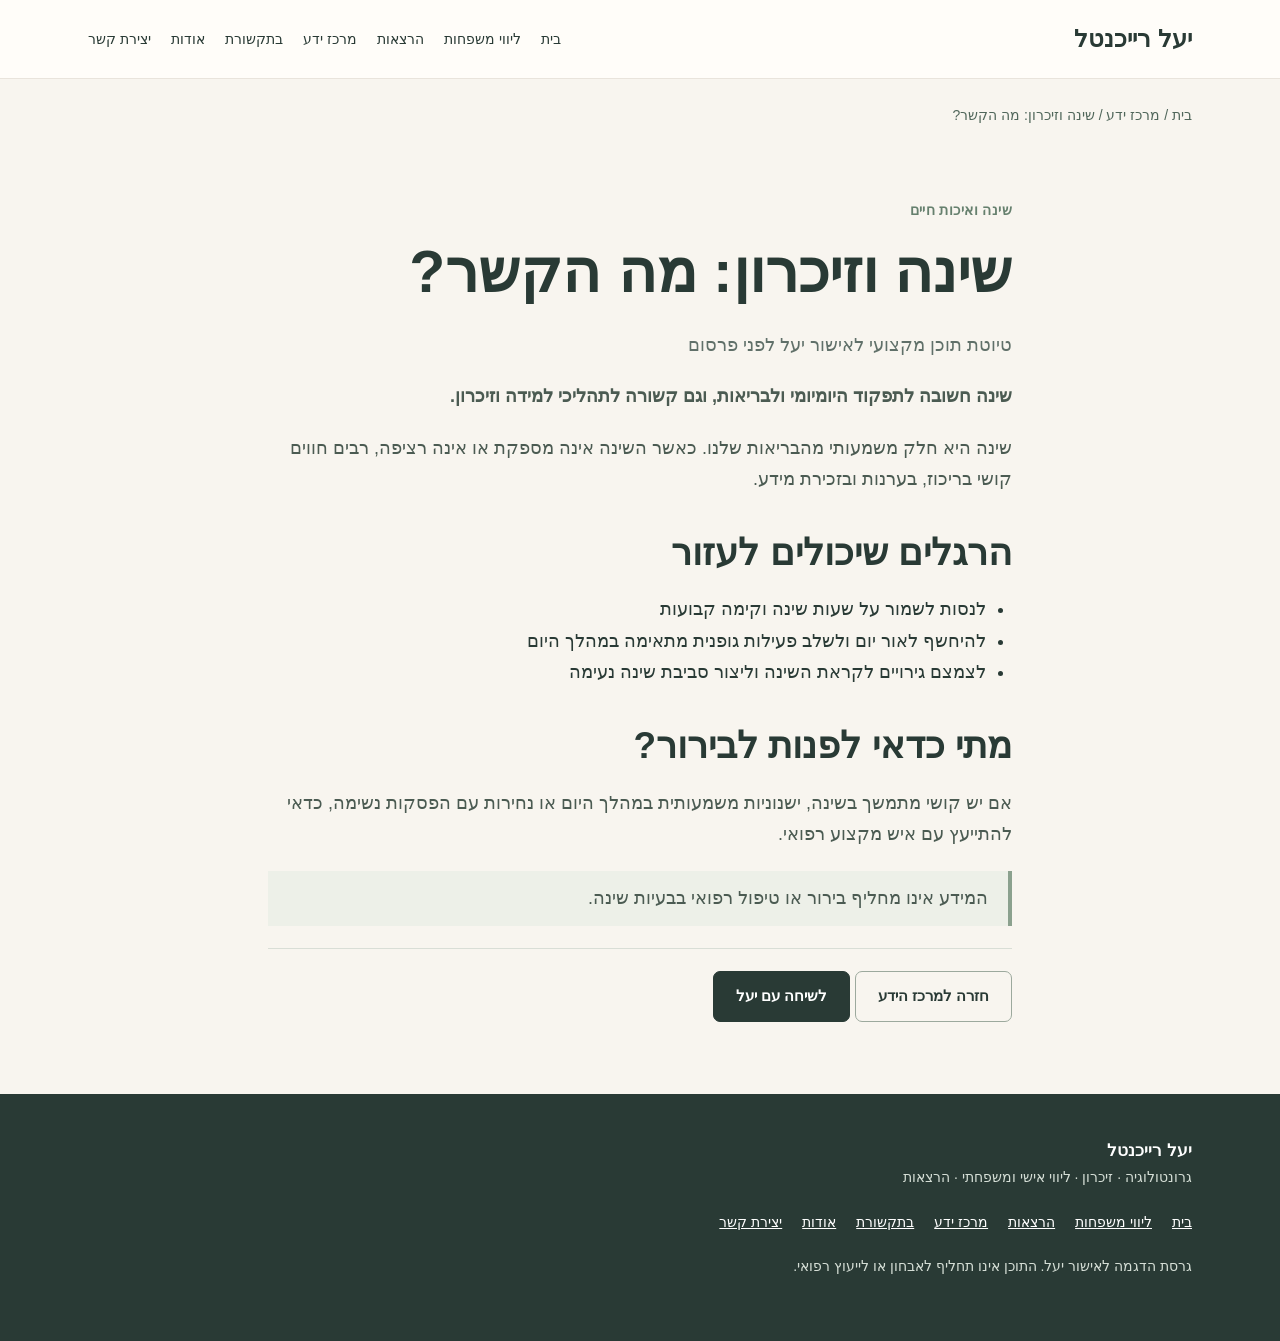
<file: yael/sleep-and-memory.html>
<!DOCTYPE html>

<html dir="rtl" lang="he"><head><meta charset="utf-8"/><meta content="width=device-width,initial-scale=1" name="viewport"/><meta content="שינה חשובה לתפקוד היומיומי ולבריאות, וגם קשורה לתהליכי למידה וזיכרון." name="description"/><meta content="noindex,nofollow" name="robots"/><title>שינה וזיכרון: מה הקשר? | יעל רייכנטל</title><link href="style.css" rel="stylesheet"/><meta content="#f8f5ef" name="theme-color"/><meta content="website" property="og:type"/><meta content="he_IL" property="og:locale"/><meta content="שינה וזיכרון: מה הקשר? | יעל רייכנטל" property="og:title"/></head><body><a class="skip-link" href="#content">דילוג לתוכן</a><header><div class="wrap"><nav><a class="brand" href="index.html">יעל רייכנטל</a><button aria-controls="main-links" aria-expanded="false" aria-label="פתיחת תפריט הניווט" class="menu-btn" onclick="toggleMenu(this)" type="button">תפריט ☰</button><div class="links" id="main-links"><a href="index.html">בית</a><a href="family.html">ליווי משפחות</a><a href="lectures.html">הרצאות</a><a href="knowledge.html">מרכז ידע</a><a href="media.html">בתקשורת</a><a href="about.html">אודות</a><a href="contact.html">יצירת קשר</a></div></nav></div></header><main id="content"><div class="wrap breadcrumbs"><a href="index.html">בית</a> / <a href="knowledge.html">מרכז ידע</a> / שינה וזיכרון: מה הקשר?</div><section><div class="wrap article"><div class="eyebrow">שינה ואיכות חיים</div><h1>שינה וזיכרון: מה הקשר?</h1><p class="small">טיוטת תוכן מקצועי לאישור יעל לפני פרסום</p><p><strong>שינה חשובה לתפקוד היומיומי ולבריאות, וגם קשורה לתהליכי למידה וזיכרון.</strong></p><p>שינה היא חלק משמעותי מהבריאות שלנו. כאשר השינה אינה מספקת או אינה רציפה, רבים חווים קושי בריכוז, בערנות ובזכירת מידע.</p><h2>הרגלים שיכולים לעזור</h2><ul><li>לנסות לשמור על שעות שינה וקימה קבועות</li><li>להיחשף לאור יום ולשלב פעילות גופנית מתאימה במהלך היום</li><li>לצמצם גירויים לקראת השינה וליצור סביבת שינה נעימה</li></ul><h2>מתי כדאי לפנות לבירור?</h2><p>אם יש קושי מתמשך בשינה, ישנוניות משמעותית במהלך היום או נחירות עם הפסקות נשימה, כדאי להתייעץ עם איש מקצוע רפואי.</p><p class="note">המידע אינו מחליף בירור או טיפול רפואי בבעיות שינה.</p><div class="line"><a class="btn outline" href="knowledge.html">חזרה למרכז הידע</a> <a class="btn" href="contact.html?topic=family">לשיחה עם יעל</a></div></div></section></main><footer><div class="wrap"><strong>יעל רייכנטל</strong><p>גרונטולוגיה · זיכרון · ליווי אישי ומשפחתי · הרצאות</p><div class="footlinks"><a href="index.html">בית</a><a href="family.html">ליווי משפחות</a><a href="lectures.html">הרצאות</a><a href="knowledge.html">מרכז ידע</a><a href="media.html">בתקשורת</a><a href="about.html">אודות</a><a href="contact.html">יצירת קשר</a></div><p style="margin-top:20px">גרסת הדגמה לאישור יעל. התוכן אינו תחליף לאבחון או לייעוץ רפואי.</p></div></footer><script src="site.js"></script><div class="sticky-contact"><a href="contact.html">ליצירת קשר עם יעל</a></div></body></html>
</file>
<file: yael/style.css>
:root{--ink:#293a35;--sage:#738b7b;--cream:#f8f5ef;--sand:#e9dfd2;--muted:#607069}*{box-sizing:border-box}html{scroll-behavior:smooth}body{margin:0;background:var(--cream);color:var(--ink);font:17px/1.75 Arial,'Noto Sans Hebrew',sans-serif}a{color:inherit;text-decoration:none}a:hover{text-decoration:underline}.wrap{max-width:1160px;margin:auto;padding:0 28px}header{position:sticky;top:0;z-index:10;background:#fffdf9f5;border-bottom:1px solid #e9e4dc;backdrop-filter:blur(8px)}nav{display:flex;align-items:center;justify-content:space-between;gap:18px;min-height:78px}.brand{font-size:24px;font-weight:700;white-space:nowrap}.links{display:flex;gap:20px;align-items:center;font-size:14px}.links a[aria-current=page]{color:#597b63;font-weight:bold}.btn{display:inline-block;background:var(--ink);color:#fff;border:1px solid var(--ink);padding:11px 22px;border-radius:7px;font-weight:bold;font-size:15px;cursor:pointer}.btn:hover{text-decoration:none;background:#40564a}.btn.outline{background:transparent;color:var(--ink);border-color:#9ca99d}.btn.outline:hover{background:#e9eee8}.hero{display:grid;grid-template-columns:1.12fr .88fr;align-items:center;gap:65px;padding-top:70px;padding-bottom:85px}.hero img{width:100%;height:520px;object-fit:cover;object-position:center 30%;border-radius:240px 240px 14px 14px}.eyebrow{color:#66806e;font-size:14px;font-weight:bold;letter-spacing:.03em}.hero h1,h1{font-size:clamp(37px,4.6vw,62px);line-height:1.19;margin:16px 0 23px}.pagehead{padding:72px 0 50px;max-width:880px}.pagehead h1{font-size:clamp(36px,4vw,54px)}h2{font-size:clamp(27px,3vw,37px);line-height:1.35;margin:0 0 17px}h3{font-size:22px;margin:10px 0}p{color:#4b5b52;margin:0 0 20px}section{padding:72px 0}.alt{background:#efefe9}.grid{display:grid;grid-template-columns:repeat(3,1fr);gap:22px}.grid.two{grid-template-columns:repeat(2,1fr)}.card{background:#fffdfa;border:1px solid #e7e3da;border-radius:13px;padding:28px;display:flex;flex-direction:column}.card p{font-size:16px;flex:1}.card a.textlink{font-weight:bold;color:#416c53}.intro{max-width:750px;margin:0 auto 36px;text-align:center}.split{display:grid;grid-template-columns:1fr 1fr;gap:62px;align-items:center}.soft{background:#e4e9e1;padding:45px;border-radius:18px}.chips{display:flex;gap:10px;flex-wrap:wrap}.chip{background:#e5ebe4;border-radius:25px;padding:7px 14px;font-size:14px}.buttons{display:flex;gap:12px;flex-wrap:wrap}.small{font-size:14px;color:var(--muted)}.source{font-size:13px;color:#718078}.line{border-top:1px solid #d9ded6;padding-top:22px;margin-top:22px}.list{padding-right:22px}.list li{margin-bottom:12px}.contact-form{display:grid;gap:14px}label{display:grid;gap:5px;font-weight:bold;font-size:15px}input,select,textarea{font:inherit;width:100%;border:1px solid #c8d1c8;border-radius:8px;padding:11px;background:#fff}textarea{min-height:100px}.alert{background:#f2e9dc;border-radius:9px;padding:14px;font-size:14px}.status{min-height:24px;color:#4b6754;font-size:14px}footer{padding:42px 0;background:var(--ink);color:#fff}footer p{color:#d5ded6;font-size:14px}footer a{text-decoration:underline}.footlinks{display:flex;gap:20px;flex-wrap:wrap;font-size:14px;margin-top:16px}.menu-btn{display:none}@media(max-width:900px){.links{gap:11px;font-size:13px}.hero{gap:30px}.grid{grid-template-columns:repeat(2,1fr)}}@media(max-width:700px){.wrap{padding:0 20px}.menu-btn{display:block;background:transparent;border:1px solid #aab9aa;border-radius:6px;padding:8px 11px}.links{display:none;position:absolute;top:77px;right:0;left:0;background:#fffdf9;padding:20px;flex-direction:column;align-items:stretch;box-shadow:0 12px 18px #0001}.links.open{display:flex}nav>.btn{display:none}.hero,.split{grid-template-columns:1fr}.hero{padding-top:30px}.hero img{order:-1;height:400px}.grid,.grid.two{grid-template-columns:1fr}section{padding:50px 0}.pagehead{padding:45px 0 20px}.soft{padding:28px}}

/* V3: mobile-first refinements */
:focus-visible{outline:3px solid #356f54;outline-offset:4px}html{scroll-padding-top:90px}body{overflow-wrap:anywhere}img{max-width:100%;height:auto}button,input,textarea,select{font-family:inherit}button,a,input,select,textarea{touch-action:manipulation}.skip-link{position:absolute;right:12px;top:-90px;background:#fff;padding:12px;z-index:100}.skip-link:focus{top:10px}.faq{max-width:860px;margin:auto}.faq details{border-bottom:1px solid #d6ded6;padding:16px 0}.faq summary{cursor:pointer;font-weight:700;font-size:19px;list-style-position:inside}.faq details p{padding:12px 0 0;margin:0}.article{max-width:800px;margin:auto}.article h2{margin-top:32px}.article p,.article li{font-size:18px}.article ul{padding-right:26px}.article .note{border-right:4px solid #8ba18e;padding:12px 20px;background:#edf0e8}.sticky-contact{display:none}.card a.textlink{align-self:flex-start}.hero img{aspect-ratio:4/5}.media-embed{aspect-ratio:16/9;width:100%;border:0;border-radius:12px}.mini-nav{display:flex;flex-wrap:wrap;gap:12px;margin-top:18px}.mini-nav a{padding:7px 14px;background:#e5ebe4;border-radius:20px}.breadcrumbs{font-size:14px;padding-top:24px;color:#50665a}.eyebrow{line-height:1.5}
@media(max-width:900px){.links{font-size:12px;gap:9px}}
@media(max-width:760px){header nav{min-height:68px}.menu-btn{display:block;min-width:48px;min-height:48px;font-size:16px}.links{display:none;position:absolute;top:68px;right:0;left:0;background:#fffdf9;padding:16px 20px 25px;flex-direction:column;align-items:stretch;gap:0;box-shadow:0 12px 18px #0002;max-height:calc(100dvh - 68px);overflow-y:auto}.links.open{display:flex}.links a{display:block;padding:11px 8px;border-bottom:1px solid #e8eae5;font-size:17px}.hero{grid-template-columns:1fr;gap:22px;padding-top:26px;padding-bottom:48px}.hero img{order:-1;width:100%;height:clamp(260px,85vw,420px);object-fit:cover;object-position:center 25%;border-radius:180px 180px 14px 14px}.hero h1{font-size:clamp(34px,9vw,47px)}.split,.grid,.grid.two{grid-template-columns:1fr}.wrap{padding:0 18px}.pagehead{padding:40px 0 18px}.pagehead h1{font-size:clamp(32px,9vw,45px)}section{padding:42px 0}.card{padding:23px}.buttons{flex-direction:column;align-items:stretch}.buttons .btn{text-align:center}.soft{padding:25px}.sticky-contact{display:block;position:fixed;bottom:0;inset-inline:0;z-index:9;background:#fffdf9f5;border-top:1px solid #d9e2d8;padding:9px 16px max(9px,env(safe-area-inset-bottom));box-shadow:0 -4px 20px #0001}.sticky-contact a{display:block;text-align:center;background:#293a35;color:white;padding:11px 16px;border-radius:8px;font-weight:700}footer{padding-bottom:105px}.article p,.article li{font-size:17px}}
@media(prefers-reduced-motion:reduce){html{scroll-behavior:auto}*,*:before,*:after{animation-duration:.01ms!important;transition-duration:.01ms!important}}
</file>
